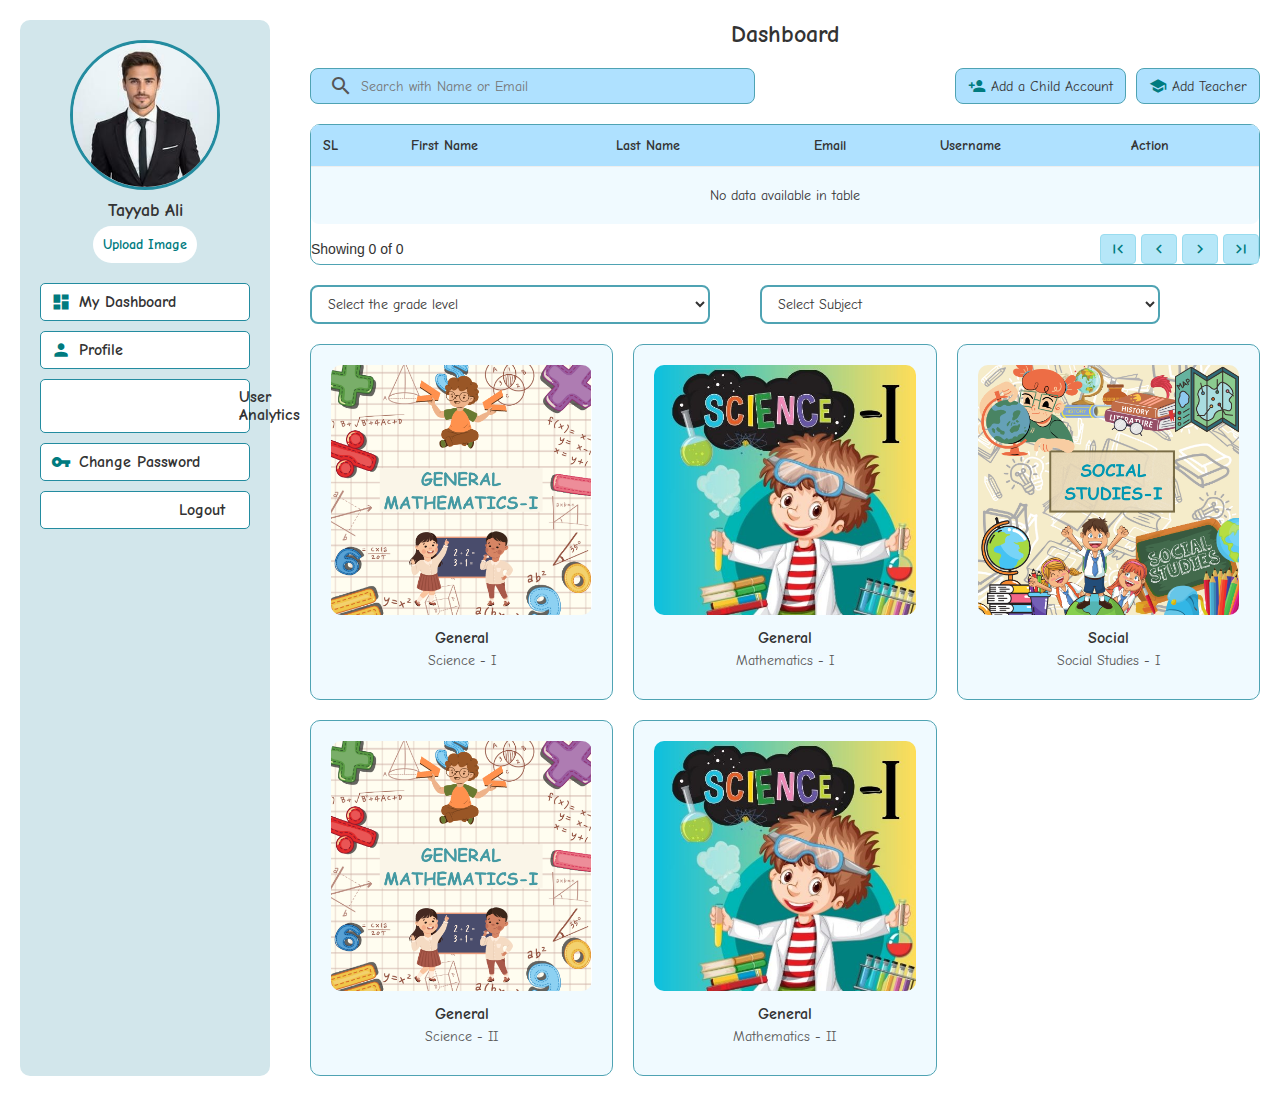
<file: index.html>
<!DOCTYPE html>
<html lang="en">
<head>
  <meta charset="UTF-8" />
  <meta name="viewport" content="width=device-width, initial-scale=1.0"/>
  <title>Teacher Dashboard</title>

  <link rel="stylesheet" href="Style.css">

  <!-- Google Material Icons -->
  <link
    href="https://fonts.googleapis.com/icon?family=Material+Icons"
    rel="stylesheet"
  />

  <!-- 1) IMPORT COMIC NEUE FONT -->
  <link
   rel="stylesheet"
   href="https://fonts.googleapis.com/css2?family=Comic+Neue:wght@400;700&display=swap"
  />
</head>
<body>

<div class="container" id="mainContainer">
  <!-- SIDEBAR -->
  <div class="sidebar" id="sidebar">
    <!-- Profile Image -->
    <img
      src="images/account profile dp.jpg"
      alt="Profile"
      class="profile-image"
    />
    <h2>Tayyab Ali</h2>
    <div class="upload-link">Upload Image</div>

    <!-- Navigation Menu -->
    <ul class="nav-menu">
      <li>
        <a href="#" id="myDashboardLink">
          <span class="material-icons">dashboard</span>
          My Dashboard
        </a>
      </li>
      <li>
        <a href="#">
          <span class="material-icons">person</span>
          Profile
        </a>
      </li>
      <li>
        <a href="#" id="userAnalyticsLink">
          <span class="material-icons">analytics</span>
          User Analytics
        </a>
      </li>
      <li>
        <a href="#">
          <span class="material-icons">vpn_key</span>
          Change Password
        </a>
      </li>
      <li>
        <a href="#">
          <span class="material-icons">logout</span>
          Logout
        </a>
      </li>
    </ul>
  </div>

  <!-- ==========================
       SINGLE HEADER (Unified)
       ========================== -->
  <!-- <header class="header">
    <div class="header-left">
      <button class="header-btn" id="homeBtn">
        <span class="material-icons">home</span> Home
      </button>
      
      <button class="header-btn" id="browseBtn">
        <span class="material-icons">apps</span> Browse
      </button>
    </div>

    <div class="header-right"> -->
      <!-- Profile Icon and Dropdown Menu -->
      <!-- <div class="profile-icon-container" id="profileDropdown">
        <img src="images/account profile dp.jpg" alt="Profile" class="profile-icon" />
        <div class="profile-name">My Account ▼</div> -->
        <!-- Dropdown Menu -->
        <!-- <div class="dropdown-menu" id="dropdownMenu">
          <a href="./index.html">
            <span class="material-icons">dashboard</span> My Dashboard
          </a>
          <a href="#">
            <span class="material-icons">settings</span> Settings
          </a>
        </div>
      </div>
    </div>
  </header> -->
  <!-- End of Single Header -->

  <!-- MAIN CONTENT (Dashboard) -->
  <div class="main-content" id="mainContent">
    <!-- DASHBOARD TITLE -->
    <h1>Dashboard</h1>

    <!-- TOP ROW: SEARCH + BUTTONS -->
    <div class="top-row">
      <div class="search-box">
        <span class="material-icons">search</span>
        <input type="text" placeholder="Search with Name or Email" />
      </div>

      <div class="top-btns">
        <button>
          <span class="material-icons">person_add</span>
          Add a Child Account
        </button>
        <button class="add-teacher-btn" id="openTeacherModalBtn">
          <span class="material-icons">school</span>
          Add Teacher
        </button>
      </div>
    </div>

    <!-- TABLE SECTION -->
    <div class="table-container">
      <table>
        <thead>
          <tr>
            <th>SL</th>
            <th>First Name</th>
            <th>Last Name</th>
            <th>Email</th>
            <th>Username</th>
            <th>Action</th>
          </tr>
        </thead>
        <tbody>
          <tr>
            <td colspan="6" class="no-data">No data available in table</td>
          </tr>
        </tbody>
      </table>

      <div class="table-footer">
        <div>Showing 0 of 0</div>
        <div class="pagination">
          <button>
            <span class="material-icons">first_page</span>
          </button>
          <button>
            <span class="material-icons">chevron_left</span>
          </button>
          <button>
            <span class="material-icons">chevron_right</span>
          </button>
          <button>
            <span class="material-icons">last_page</span>
          </button>
        </div>
      </div>
    </div>

    <!-- SELECT ROW -->
    <div class="select-row">
      <select>
        <option selected disabled>Select the grade level</option>
        <option>Grade 1</option>
        <option>Grade 2</option>
        <option>Grade 3</option>
        <option>Grade 4</option>
        <option>Grade 5</option>
      </select>
      <select>
        <option selected disabled>Select Subject</option>
        <option>General Science</option>
        <option>General Mathematics</option>
        <option>Social Studies</option>
        <option>Arts and Crafts</option>
        <option>Computer Science</option>
        <option>English Language Arts</option>
      </select>
    </div>

    <!-- CARDS SECTION -->
    <div class="cards-section">
      <!-- Grade 1 -->
      <div class="card">
        <img src="images/20240522080751_thumb.png" alt="Science" />
        <div class="card-content">
          <h3>General</h3>
          <p>Science - I</p>
        </div>
      </div>

      <!-- Grade 2 -->
      <div class="card">
        <img src="images/20240523142253_thumb.jpg" alt="Math" />
        <div class="card-content">
          <h3>General</h3>
          <p>Mathematics - I</p>
        </div>
      </div>

      <!-- Grade 3 -->
      <div class="card">
        <img src="images/20240817184356_thumb.png" alt="Social" />
        <div class="card-content">
          <h3>Social</h3>
          <p>Social Studies - I</p>
        </div>
      </div>

      <!-- Grade 4 -->
      <div class="card">
        <img src="images/20240522080751_thumb.png" alt="Science" />
        <div class="card-content">
          <h3>General</h3>
          <p>Science - II</p>
        </div>
      </div>

      <!-- Grade 5 -->
      <div class="card">
        <img src="images/20240523142253_thumb.jpg" alt="Math" />
        <div class="card-content">
          <h3>General</h3>
          <p>Mathematics - II</p>
        </div>
      </div>
    </div>
  </div>
  <!-- End mainContent -->


  <!-- Add Teacher Popup (Modal) -->
<div class="popup-overlay" id="teacherPopupOverlay">
  <div class="popup-content">
    <button class="close-btn" id="closeTeacherPopup">x</button>
    <h2 class="popup-title">Add Teacher</h2>
    <div class="popup-form-grid">
      <input type="text" placeholder="First Name" class="popup-input" />
      <input type="text" placeholder="Last Name" class="popup-input" />
      <input type="text" placeholder="User id" class="popup-input" />
      <input type="text" placeholder="Preferred language" class="popup-input" />
      <input type="email" placeholder="Email address" class="popup-input" />
      <input type="text" placeholder="Contact number" class="popup-input" />
      <select class="popup-input">
        <option selected disabled>Select the grade level</option>
        <option>Grade 1</option>
        <option>Grade 2</option>
        <option>Grade 3</option>
        <option>Grade 4</option>
        <option>Grade 5</option>
      </select>
      <select class="popup-input">
        <option selected disabled>Select Subject</option>
        <option>General Science</option>
        <option>General Mathematics</option>
        <option>Social Studies</option>
        <option>Arts and Crafts</option>
        <option>Computer Science</option>
        <option>English Language Arts</option>
      </select>
    </div>
    <button class="popup-save-btn">Save</button>
  </div>
</div>


  <!-- INTERFACE-I SECTION (Case-I) - HIDDEN BY DEFAULT -->
  <section class="interface-case1" id="analyticsContent" style="display: none;">

   <!-- (COMMENTING OUT DUPLICATE HEADER - KEEPING YOUR DATA) -->
    <header class="header">
      <div class="header-left">
        <button class="header-btn" id="homeBtn">
          <span class="material-icons">home</span> Home
        </button>
<button class="header-btn" id="browseBtn" onclick="window.location.href='./browse.html';">
  <span class="material-icons">apps</span> Browse
</button>
    
      </div>

      <div class="header-right">
        <div class="profile-icon-container" id="profileDropdown">
          <img src="images/account profile dp.jpg" alt="Profile" class="profile-icon" />
          <div class="profile-name">My Account ▼</div>
          <div class="dropdown-menu" id="dropdownMenu">
            <a href="./index.html">
              <span class="material-icons">dashboard</span> My Dashboard
            </a>
            <a href="#">
              <span class="material-icons">settings</span> Settings
            </a>
          </div>
        </div>
      </div>
    </header>
   
    
    <!-- GRADE ROWS CONTAINER -->
    <div class="grade-rows">
      <!-- Row 1 -->
      <div class="grade-row">
        <div class="grade-box grade1-bg">
          <h3>Elementary Grade 1</h3>
          <div class="grade-content">
            <img src="images/AHS First Layout.png" alt="Grade 1" class="grade-img" />
            <p>At AHSEdu.Org, first grade students focus on building foundational skills in reading, writing, and mathematics through hands-on learning.</p>
            <ul>
              <li>General Science - I <span>104 topics >></span></li>
              <li>General Mathematics - I <span>101 topics >></span></li>
              <li>Social Studies - I <span>98 topics >></span></li>
              <li>Arts and Crafts - I <span>77 topics >></span></li>
              <li>Computer Science - I <span>89 topics >></span></li>
              <li>English Language Arts - I <span>120 topics >></span></li>
            </ul>
          </div>
        </div>

        <!-- Grade 2 -->
        <div class="grade-box grade2-bg">
          <h3>Elementary Grade 2</h3>
          <div class="grade-content">
            <img src="images/AHS First Layout (1).png" alt="Grade 2" class="grade-img" />
            <p>At AHSEdu.Org, second graders continue to expand their knowledge in various subjects. Also, work on developing critical thinking and problem-solving skills.</p>
            <ul>
              <li>General Science - II <span>81 topics >></span></li>
              <li>General Mathematics - II <span>96 topics >></span></li>
              <li>Social Studies - II <span>75 topics >></span></li>
              <li>Arts and Crafts - II <span>60 topics >></span></li>
              <li>Computer Science - II <span>88 topics >></span></li>
              <li>English Language Arts - II <span>130 topics >></span></li>
            </ul>
          </div>
        </div>
      </div>

      <!-- Row 2 -->
      <div class="grade-row">
        <div class="grade-box grade3-bg">
          <h3>Elementary Grade 3</h3>
          <div class="grade-content">
            <img src="images/AHS First Layout (2).png" alt="Grade 3" class="grade-img" />
            <p>Third-grade students further refine their reading and writing skills, begin to explore more complex mathematical concepts, and learn about different cultures in social studies.</p>
            <ul>
              <li>General Science - III <span>101 topics >></span></li>
              <li>General Mathematics - III <span>99 topics >></span></li>
              <li>Social Studies - III <span>120 topics >></span></li>
              <li>Arts and Crafts - III <span>90 topics >></span></li>
              <li>Computer Science - III <span>74 topics >></span></li>
              <li>English Language Arts - III <span>220 topics >></span></li>
            </ul>
          </div>
        </div>

        <!-- Grade 4 -->
        <div class="grade-box grade4-bg">
          <h3>Elementary Grade 4</h3>
          <div class="grade-content">
            <img src="images/AHS First Layout (3).png" alt="Grade 4" class="grade-img" />
            <p>Fourth grade is a time for AHSEdu.Org students to deepen their understanding of science and history, and begin to work more independently on projects and assignments.</p>
            <ul>
              <li>General Science - IV <span>124 topics >></span></li>
              <li>General Mathematics - IV <span>113 topics >></span></li>
              <li>Social Studies - IV <span>87 topics >></span></li>
              <li>Arts and Crafts - IV <span>76 topics >></span></li>
              <li>Computer Science - IV <span>93 topics >></span></li>
              <li>English Language Arts - IV <span>136 topics >></span></li>
            </ul>
          </div>
        </div>
      </div>

      <!-- Row 3 -->
      <div class="grade-row center-row">
        <div class="grade-box grade5-bg">
          <h3>Elementary Grade 5</h3>
          <div class="grade-content">
            <img src="images/AHS First Layout (4).png" alt="Grade 5" class="grade-img" />
            <p>In fifth grade, students are challenged to think critically, work collaboratively, and demonstrate mastery of their skills in preparation for middle school.</p>
            <ul>
              <li>General Science - V <span>131 topics >></span></li>
              <li>General Mathematics - V <span>97 topics >></span></li>
              <li>Social Studies - V <span>106 topics >></span></li>
              <li>Arts and Crafts - V <span>82 topics >></span></li>
              <li>Computer Science - V <span>139 topics >></span></li>
              <li>English Language Arts - V <span>186 topics >></span></li>
            </ul>
          </div>
        </div>
      </div>
    </div>
  </section>
<script src="script.js"></script>

</body>
</html>
</file>
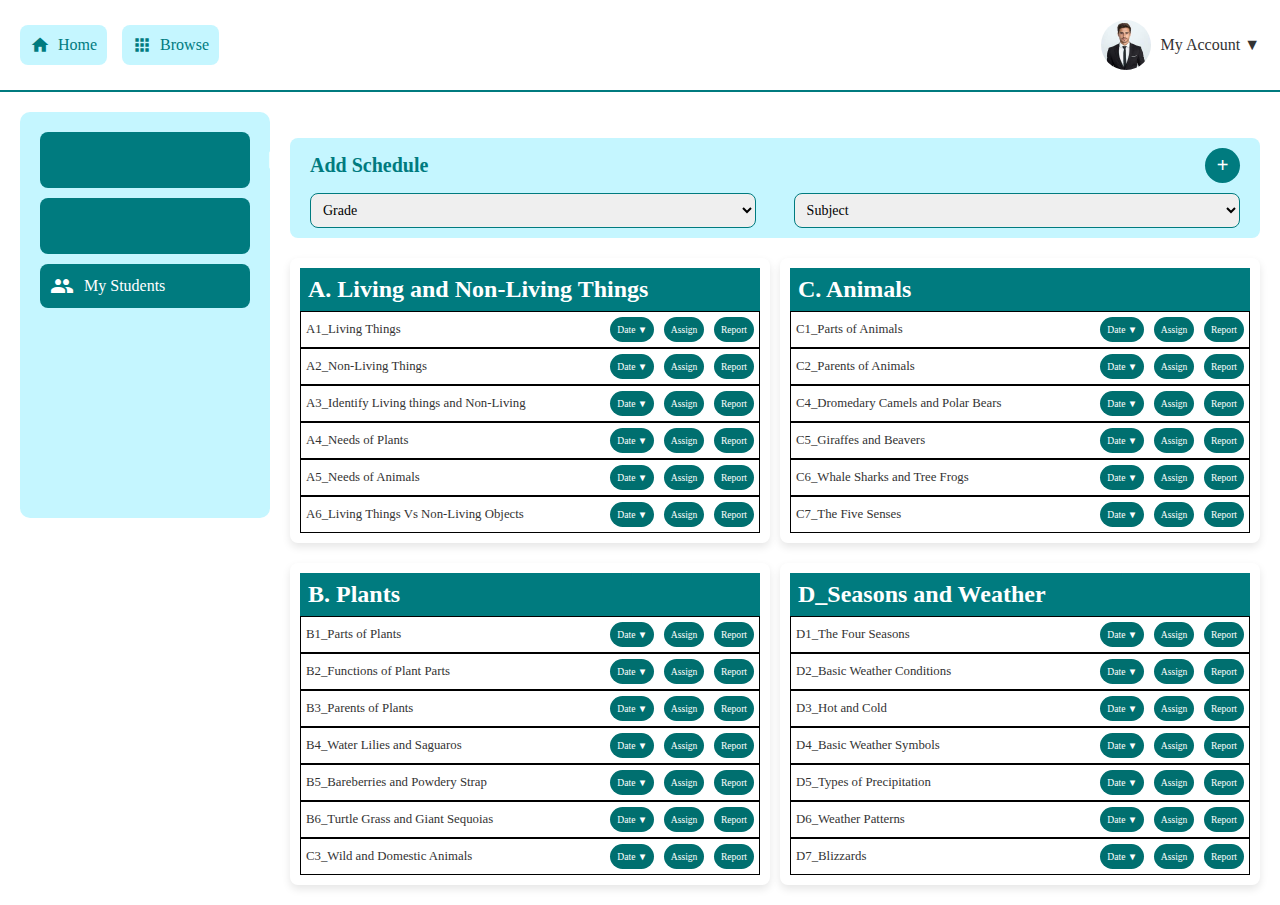
<file: Brows.html>
<!DOCTYPE html>
<html lang="en">
<head>
  <meta charset="UTF-8">
  <meta name="viewport" content="width=device-width, initial-scale=1.0">
  <title>Browse Page</title>
  <link rel="stylesheet" href="browse.css">
  <link href="https://fonts.googleapis.com/icon?family=Material+Icons" rel="stylesheet">
 
</head>
<body>
  <!-- Header Section -->
  <header class="header">
    <div class="header-left">
        <button class="header-btn" id="homeBtn" onclick="window.location.href='./index.html';">
            <span class="material-icons">home</span> Home
          </button>
      <button class="header-btn" id="browseBtn">
        <span class="material-icons">apps</span> Browse
      </button>
    </div>
    
    <div class="header-right">
      <!-- Profile Icon and Dropdown Menu -->
      <div class="profile-icon-container" id="profileDropdown">
        <img src="images/account profile dp.jpg" alt="Profile" class="profile-icon" />
        <div class="profile-name">My Account ▼</div>
        
        <!-- Dropdown Menu -->
        <div class="dropdown-menu" id="dropdownMenu">
          <a href="./index.html">
            <span class="material-icons">dashboard</span> My Dashboard
          </a>
          <a href="#">
            <span class="material-icons">settings</span> Settings
          </a>
        </div>
      </div>
    </div>
  </header>
  
  <button class="toggle-btn" onclick="toggleSidebar()">☰</button> 
  <!-- The button that appears on mobile to open/close the sidebar -->
  
  <div class="sidebar" id="sidebar">
    <div class="sidebar-item">
      <span class="material-icons">calendar_today</span>
      <span class="sidebar-item-text">Add Schedule</span>
    </div>
    <div class="sidebar-item">
      <span class="material-icons">bar_chart</span>
      <a class="grading-system-t" href="./Grading-system.html"><span class="sidebar-item-text">Grading System</span></a>
    </div>
    <a style="text-decoration: none;" href="./My students.html">
      <div class="sidebar-item">
        <span class="material-icons">people</span>
        <span class="sidebar-item-text">My Students</span>
      </div>
    </a>
  </div>

<!-- Main Content Area (Right Side) -->
<main class="right-section">
    <!-- Add Schedule Section -->
    <div class="add-schedule-section">
      
      <!-- Row 1: Title + Plus Icon -->
      <div class="title-plus">
        <h2 class="add-schedule-title">Add Schedule</h2>
        <button class="add-icon">+</button>
      </div>
  
      <!-- Row 2: Two Select Fields (50% each) -->
      <div class="filters-row">
        <select class="filter-dropdown">
          <option>Grade</option>
          <option>Grade 1</option>
          <option>Grade 2</option>
          <option>Grade 3</option>
        </select>
        <select class="filter-dropdown">
          <option>Subject</option>
          <option>General Science</option>
          <option>Mathematics</option>
          <option>Social Studies</option>
        </select>
      </div>
  
    </div>
  
  

    <div class="container">
      <div class="section" id="A">
          <h2 class="section-title">A. Living and Non-Living Things</h2>
          <div class="card">
              <div class="row">
                  <span>A1_Living Things</span>
                  <div class="buttons">
                      <button class="due-btn">Date ▼</button>
                      <button class="open-btn" onclick="openModal()">Assign</button>
                      <button class="report-btn" onclick="window.location.href='./Report.html';">Report</button>
                  </div>
              </div>
              <div class="row">
                  <span>A2_Non-Living Things</span>
                  <div class="buttons">
                      <button class="due-btn">Date ▼</button>
                      <button class="open-btn" onclick="openModal()">Assign</button>
                      <button class="report-btn" onclick="window.location.href='./Report.html';">Report</button>
                  </div>
              </div>
              <div class="row">
                  <span>A3_Identify Living things and Non-Living</span>
                  <div class="buttons">
                      <button class="due-btn">Date ▼</button>
                      <button class="open-btn" onclick="openModal()">Assign</button>
                      <button class="report-btn" onclick="window.location.href='./Report.html';">Report</button>
                  </div>
              </div>
              <div class="row">
                  <span>A4_Needs of Plants</span>
                  <div class="buttons">
                      <button class="due-btn">Date ▼</button>
                      <button class="open-btn" onclick="openModal()">Assign</button>
                      <button class="report-btn" onclick="window.location.href='./Report.html';">Report</button>
                  </div>
              </div>
              <div class="row">
                  <span>A5_Needs of Animals</span>
                  <div class="buttons">
                      <button class="due-btn">Date ▼</button>
                      <button class="open-btn" onclick="openModal()">Assign</button>
                      <button class="report-btn" onclick="window.location.href='./Report.html';">Report</button>
                  </div>
              </div>
              <div class="row">
                  <span>A6_Living Things Vs Non-Living Objects</span>
                  <div class="buttons">
                      <button class="due-btn">Date ▼</button>
                      <button class="open-btn" onclick="openModal()">Assign</button>
                      <button class="report-btn" onclick="window.location.href='./Report.html';">Report</button>
                  </div>
              </div>
          </div>
          
      </div>

      

      <!-- Repeat the same structure for sections B, C, D -->
      <!-- B: Plants -->
      <div class="section" id="B">
          <h2 class="section-title">C. Animals</h2>
          <div class="card">
              <div class="row">
                  <span>C1_Parts of Animals</span>
                  <div class="buttons">
                      <button class="due-btn">Date ▼</button>
                      <button class="open-btn" onclick="openModal()">Assign</button>
                      <button class="report-btn" onclick="window.location.href='./Report.html';">Report</button>
                  </div>
              </div>
              <div class="row">
                  <span>C2_Parents of Animals</span>
                  <div class="buttons">
                      <button class="due-btn">Date ▼</button>
                      <button class="open-btn" onclick="openModal()">Assign</button>
                      <button class="report-btn" onclick="window.location.href='./Report.html';">Report</button>
                  </div>
              </div>
              <div class="row">
                  <span>C4_Dromedary Camels and Polar Bears</span>
                  <div class="buttons">
                      <button class="due-btn">Date ▼</button>
                      <button class="open-btn" onclick="openModal()">Assign</button>
                      <button class="report-btn" onclick="window.location.href='./Report.html';">Report</button>
                  </div>
              </div>
              <div class="row">
                  <span>C5_Giraffes and Beavers</span>
                  <div class="buttons">
                      <button class="due-btn">Date ▼</button>
                      <button class="open-btn" onclick="openModal()">Assign</button>
                      <button class="report-btn" onclick="window.location.href='./Report.html';">Report</button>
                  </div>
              </div>
              <div class="row">
                  <span>C6_Whale Sharks and Tree Frogs</span>
                  <div class="buttons">
                      <button class="due-btn">Date ▼</button>
                      <button class="open-btn" onclick="openModal()">Assign</button>
                      <button class="report-btn" onclick="window.location.href='./Report.html';">Report</button>
                  </div>
              </div>
              <div class="row">
                  <span>C7_The Five Senses</span>
                  <div class="buttons">
                      <button class="due-btn">Date ▼</button>
                      <button class="open-btn" onclick="openModal()">Assign</button>
                      <button class="report-btn" onclick="window.location.href='./Report.html';">Report</button>
                  </div>
              </div>
              </div>
          </div>
      </div>

      <!-- Repeat similarly for Sections C and D -->
  </div>
  <div class="container">
    <div class="section" id="A">
        <h2 class="section-title">B. Plants</h2>
        <div class="card">
            <div class="row">
                <span>B1_Parts of Plants</span>
                <div class="buttons">
                    <button class="due-btn">Date ▼</button>
                    <button class="open-btn" onclick="openModal()">Assign</button>
                    <button class="report-btn" onclick="window.location.href='./Report.html';">Report</button>
                </div>
            </div>
            <div class="row">
                <span>B2_Functions of Plant Parts</span>
                <div class="buttons">
                    <button class="due-btn">Date ▼</button>
                    <button class="open-btn" onclick="openModal()">Assign</button>
                    <button class="report-btn" onclick="window.location.href='./Report.html';">Report</button>
                </div>
            </div>
            <div class="row">
                <span>B3_Parents of Plants</span>
                <div class="buttons">
                    <button class="due-btn">Date ▼</button>
                    <button class="open-btn" onclick="openModal()">Assign</button>
                    <button class="report-btn" onclick="window.location.href='./Report.html';">Report</button>
                </div>
            </div>
            <div class="row">
                <span>B4_Water Lilies and Saguaros</span>
                <div class="buttons">
                    <button class="due-btn">Date ▼</button>
                    <button class="open-btn" onclick="openModal()">Assign</button>
                    <button class="report-btn" onclick="window.location.href='./Report.html';">Report</button>
                </div>
            </div>
            <div class="row">
                <span>B5_Bareberries and Powdery Strap</span>
                <div class="buttons">
                    <button class="due-btn">Date ▼</button>
                    <button class="open-btn" onclick="openModal()">Assign</button>
                    <button class="report-btn" onclick="window.location.href='./Report.html';">Report</button>
                </div>
            </div>
            <div class="row">
                <span>B6_Turtle Grass and Giant Sequoias</span>
                <div class="buttons">
                    <button class="due-btn">Date ▼</button>
                    <button class="open-btn" onclick="openModal()">Assign</button>
                    <button class="report-btn" onclick="window.location.href='./Report.html';">Report</button>
                </div>
            </div>
            <div class="row">
              <span>C3_Wild and Domestic Animals</span>
              <div class="buttons">
                  <button class="due-btn">Date ▼</button>
                  <button class="open-btn" onclick="openModal()">Assign</button>
                  <button class="report-btn" onclick="window.location.href='./Report.html';">Report</button>
                </div>
          </div>
        </div>
    </div>
    <div class="section" id="B">
      <h2 class="section-title">D_Seasons and Weather
      </h2>
      <div class="card">
          <div class="row">
              <span>D1_The Four Seasons</span>
              <div class="buttons">
                  <button class="due-btn">Date ▼</button>
                  <button class="open-btn" onclick="openModal()">Assign</button>
                  <button class="report-btn" onclick="window.location.href='./Report.html';">Report</button>
                </div>
          </div>
          <div class="row">
              <span>D2_Basic Weather Conditions</span>
              <div class="buttons">
                  <button class="due-btn">Date ▼</button>
                  <button class="open-btn" onclick="openModal()">Assign</button>
                  <button class="report-btn" onclick="window.location.href='./Report.html';">Report</button>
                </div>
          </div>
          <div class="row">
              <span>D3_Hot and Cold</span>
              <div class="buttons">
                  <button class="due-btn">Date ▼</button>
                  <button class="open-btn" onclick="openModal()">Assign</button>
                  <button class="report-btn" onclick="window.location.href='./Report.html';">Report</button>
                </div>
          </div>
          <div class="row">
              <span>D4_Basic Weather Symbols</span>
              <div class="buttons">
                  <button class="due-btn">Date ▼</button>
                  <button class="open-btn" onclick="openModal()">Assign</button>
                  <button class="report-btn" onclick="window.location.href='./Report.html';">Report</button>
                </div>
          </div>
          <div class="row">
              <span>D5_Types of Precipitation</span>
              <div class="buttons">
                  <button class="due-btn">Date ▼</button>
                  <button class="open-btn" onclick="openModal()">Assign</button>
                  <button class="report-btn" onclick="window.location.href='./Report.html';">Report</button>
                </div>
          </div>
          <div class="row">
              <span>D6_Weather Patterns</span>
              <div class="buttons">
                  <button class="due-btn">Date ▼</button>
                  <button class="open-btn" onclick="openModal()">Assign</button>
                  <button class="report-btn" onclick="window.location.href='./Report.html';">Report</button>
                </div>
          </div>
          <div class="row">
              <span>D7_Blizzards</span>
              <div class="buttons">
                  <button class="due-btn">Date ▼</button>
                  <button class="open-btn" onclick="openModal()">Assign</button>
                  <button class="report-btn" onclick="window.location.href='./Report.html';">Report</button>
                </div>
          </div>
      </div>
  </div>
 
  <!-- Calendar Popup (no Bootstrap) -->
  <div id="dueDateModal" class="calendar-modal">
    <div class="calendar-modal-content">
      <!-- Header with Month/Year -->
      <div class="calendar-header">
        <h2 class="calendar-month-year">February 2025</h2>
        <!-- Red circular close button -->
        <button type="button" class="calendar-close-btn" aria-label="Close">×</button>
      </div>  
        
  </main>

 <!-- The Modal -->
 <div id="studentModal" class="modal">
    <div class="modal-content">
        <span class="close-btn" onclick="closeModal()">×</span>
        <h2 class="modal-title">Select Students</h2>
        <div class="select-all">
            <label for="selectAll">Select All</label>
            <input type="checkbox" id="selectAll" onclick="toggleSelectAll()">
        </div>
        <div class="student-list">
            <div class="student">
                <img src="demo student profile images/student 1.jpg" alt="Curio, Mario">
                <span>Curio, Mario</span>
                <input type="checkbox">
            </div>
            <div class="student">
                <img src="demo student profile images/student 2.jpg" alt="Einstein, Albert">
                <span>Einstein, Albert</span>
                <input type="checkbox">
            </div>
            <div class="student">
                <img src="demo student profile images/student 3.jpg" alt="Hawking, Stophon">
                <span>Hawking, Stophon</span>
                <input type="checkbox">
            </div>
            <div class="student">
                <img src="demo student profile images/student 4.jpg" alt="Jamison, Mao">
                <span>Jamison, Mao</span>
                <input type="checkbox">
            </div>
            <div class="student">
                <img src="demo student profile images/student 1.jpg" alt="Johnson, Katherine">
                <span>Johnson, Katherine</span>
                <input type="checkbox">
            </div>
            <div class="student">
                <img src="demo student profile images/student 2.jpg" alt="Maynard Daly, Mario">
                <span>Maynard Daly, Mario</span>
                <input type="checkbox">
            </div>
            <div class="student">
                <img src="demo student profile images/student 3.jpg" alt="Newton, Isaac">
                <span>Newton, Isaac</span>
                <input type="checkbox">
            </div>
            <div class="student">
                <img src="demo student profile images/student 4.jpg" alt="Sagan, Cari">
                <span>Sagan, Cari</span>
                <input type="checkbox">
            </div>
        </div>
        <button class="save-btn" onclick="saveSelection()">Save</button>
    </div>
</div>


  <script src="browse.js"></script>
</body>
</html>
</file>
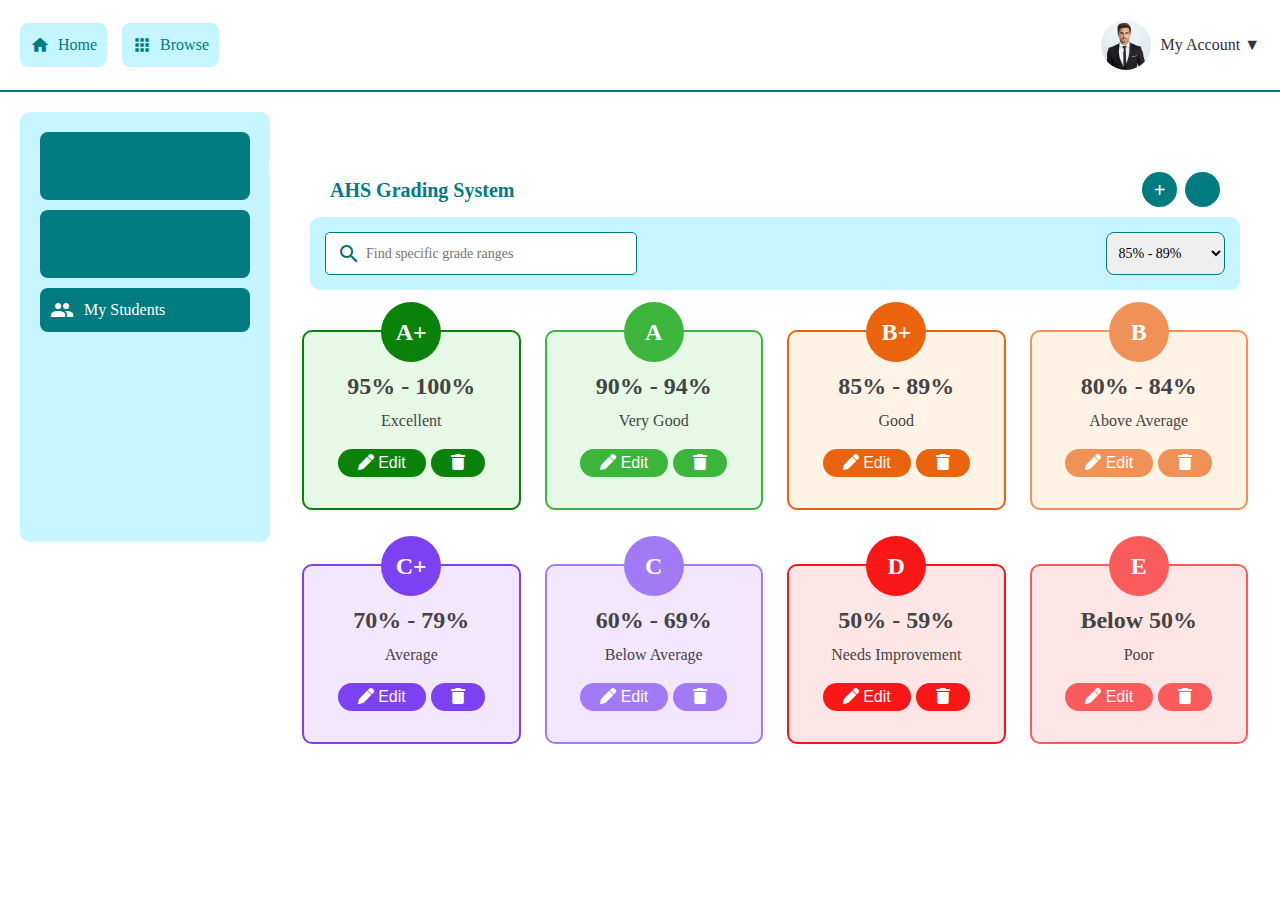
<file: Grading-system.html>
<!DOCTYPE html>
<html lang="en">
<head>
    <meta charset="UTF-8">
    <meta name="viewport" content="width=device-width, initial-scale=1.0">
    <title>Grading System</title>
    <link rel="stylesheet" href="Grading-system.css">
  <link href="https://fonts.googleapis.com/icon?family=Material+Icons" rel="stylesheet">

  <link href="https://cdn.jsdelivr.net/npm/bootstrap@5.3.0/dist/css/bootstrap.min.css" rel="stylesheet">
    <link rel="stylesheet" href="https://cdnjs.cloudflare.com/ajax/libs/font-awesome/6.4.2/css/all.min.css"> <!-- Font Awesome CDN -->

</head>
<body>
    <!-- Header Section -->
  <header class="header">
    <div class="header-left">
        <button class="header-btn" id="homeBtn" onclick="window.location.href='./index.html';">
            <span class="material-icons">home</span> Home
          </button>
      <button class="header-btn" id="browseBtn">
        <span class="material-icons">apps</span> Browse
      </button>
    </div>
    
    <div class="header-right">
      <!-- Profile Icon and Dropdown Menu -->
      <div class="profile-icon-container" id="profileDropdown">
        <img src="images/account profile dp.jpg" alt="Profile" class="profile-icon" />
        <div class="profile-name">My Account ▼</div>
        
        <!-- Dropdown Menu -->
        <div class="dropdown-menu" id="dropdownMenu">
          <a href="./index.html">
            <span class="material-icons">dashboard</span> My Dashboard
          </a>
          <a href="#">
            <span class="material-icons">settings</span> Settings
          </a>
        </div>
      </div>
    </div>
  </header>
  
  <button class="toggle-btn" onclick="toggleSidebar()">☰</button> 
  <!-- The button that appears on mobile to open/close the sidebar -->
  
  <div class="sidebar" id="sidebar">
    <div class="sidebar-item">
      <span class="material-icons">calendar_today</span>
      <a class="add-schedule-t" href="Brows.html"><span class="sidebar-item-text">Add Schedule</span></a>
    </div>
    <div class="sidebar-item">
      <span class="material-icons">bar_chart</span>
      <span class="sidebar-item-text">Grading System</span>
    </div>
    <a style="text-decoration: none;" href="./My students.html">
      <div class="sidebar-item">
        <span class="material-icons">people</span>
        <span class="sidebar-item-text">My Students</span>
      </div>
    </a>
  </div>

  <!-- Main Content Area (Right Side) -->
<main class="right-section">
    <!-- Add Schedule Section -->
    <div class="add-schedule-section">
      
      <!-- Row 1: Title + Plus Icon -->
      <div class="title-plus">
        <h2 class="add-schedule-title">AHS Grading System</h2>
        <div class="add-schedule-button">
        <button  class="add-icon" data-bs-toggle="modal" data-bs-target="#addGradeModal">+</button>
        <button  class="add-icon"><span class="material-icons">download</span></button>
    </div>
      </div>
  
      <!-- Row 2: Two Select Fields (50% each) -->
      <div class="filters-row">

         <div class="search-container">
    <span class="material-icons search-icon">search</span>
    <input type="text" placeholder="Find specific grade ranges" class="search-input" />
</div>


        <select class="filter-dropdown">
          <option>85% - 89%</option>
          <option>95% - 100%</option>
          <option>90% - 94%</option>
          <option>85% - 89%</option>
          <option>80% - 84%</option>
        </select>
      </div>
  
    </div>

    
    <div class="container">
        <div class="row g-4 techear-grading-gading-list">
    
            <!-- A+ -->
            <div class="col-md-3">
                <div class="techear-grading-card techear-grading-card-a-plus">
                    <div class="techear-grading-circle techear-grading-circle-a-plus">A+</div>
                    <h4 class="techear-grading-score">95% - 100%</h4>
                    <p class="techear-grading-text">Excellent</p>
                    <div class="techear-grading-buttons">
                        <button class="btn-techear-grading-btn-a-plus" data-bs-toggle="modal" data-bs-target="#gradingModal"><i class="fa-solid fa-pen"></i > Edit</button>
                        <button class="btn-techear-grading-btn-a-plus"><i class="fa-solid fa-trash"></i></button>
                    </div>
                </div>
            </div>
    
            <!-- A -->
            <div class="col-md-3">
                <div class="techear-grading-card techear-grading-card-a">
                    <div class="techear-grading-circle techear-grading-circle-a">A</div>
                    <h4 class="techear-grading-score">90% - 94%</h4>
                    <p class="techear-grading-text">Very Good</p>
                    <div class="techear-grading-buttons">
                        <button class="btn-techear-grading-btn-a" data-bs-toggle="modal" data-bs-target="#gradingModal"><i class="fa-solid fa-pen"></i> Edit</button>
                        <button class="btn-techear-grading-btn-a"><i class="fa-solid fa-trash"></i></button>
                    </div>
                </div>
            </div>
    
            <!-- B+ -->
            <div class="col-md-3">
                <div class="techear-grading-card techear-grading-card-b-plus">
                    <div class="techear-grading-circle techear-grading-circle-b-plus">B+</div>
                    <h4 class="techear-grading-score">85% - 89%</h4>
                    <p class="techear-grading-text">Good</p>
                    <div class="techear-grading-buttons">
                        <button class="btn-techear-grading-btn-b-plus" data-bs-toggle="modal" data-bs-target="#gradingModal"><i class="fa-solid fa-pen"></i> Edit</button>
                        <button class="btn-techear-grading-btn-b-plus"><i class="fa-solid fa-trash"></i></button>
                    </div>
                </div>
            </div>
    
            <!-- B -->
            <div class="col-md-3">
                <div class="techear-grading-card techear-grading-card-b">
                    <div class="techear-grading-circle techear-grading-circle-b">B</div>
                    <h4 class="techear-grading-score">80% - 84%</h4>
                    <p class="techear-grading-text">Above Average</p>
                    <div class="techear-grading-buttons">
                        <button class="btn-techear-grading-btn-b" data-bs-toggle="modal" data-bs-target="#gradingModal"><i class="fa-solid fa-pen"></i> Edit</button>
                        <button class="btn-techear-grading-btn-b"><i class="fa-solid fa-trash"></i></button>
                    </div>
                </div>
            </div>

                    <!-- C+ -->
        <div class="col-md-3">
            <div class="techear-grading-card techear-grading-card-c-plus">
                <div class="techear-grading-circle techear-grading-circle-c-plus">C+</div>
                <h4 class="techear-grading-score">70% - 79%</h4>
                <p class="techear-grading-text">Average</p>
                <div class="techear-grading-buttons">
                    <button class="btn-techear-grading-btn-c-plus" data-bs-toggle="modal" data-bs-target="#gradingModal"><i class="fa-solid fa-pen"></i> Edit</button>
                    <button class="btn-techear-grading-btn-c-plus"><i class="fa-solid fa-trash"></i></button>
                </div>
            </div>
        </div>

        <!-- C -->
        <div class="col-md-3">
            <div class="techear-grading-card techear-grading-card-c">
                <div class="techear-grading-circle techear-grading-circle-c">C</div>
                <h4 class="techear-grading-score">60% - 69%</h4>
                <p class="techear-grading-text">Below Average</p>
                <div class="techear-grading-buttons">
                    <button class="btn-techear-grading-btn-c" data-bs-toggle="modal" data-bs-target="#gradingModal"><i class="fa-solid fa-pen"></i> Edit</button>
                    <button class="btn-techear-grading-btn-c"><i class="fa-solid fa-trash"></i></button>
                </div>
            </div>
        </div>

        <!-- D -->
        <div class="col-md-3">
            <div class="techear-grading-card techear-grading-card-d">
                <div class="techear-grading-circle techear-grading-circle-d">D</div>
                <h4 class="techear-grading-score">50% - 59%</h4>
                <p class="techear-grading-text">Needs Improvement</p>
                <div class="techear-grading-buttons">
                    <button class="btn-techear-grading-btn-d" data-bs-toggle="modal" data-bs-target="#gradingModal"><i class="fa-solid fa-pen"></i> Edit</button>
                    <button class="btn-techear-grading-btn-d"><i class="fa-solid fa-trash"></i></button>
                </div>
            </div>
        </div>

        <!-- E -->
        <div class="col-md-3">
            <div class="techear-grading-card techear-grading-card-e">
                <div class="techear-grading-circle techear-grading-circle-e">E</div>
                <h4 class="techear-grading-score">Below 50%</h4>
                <p class="techear-grading-text">Poor</p>
                <div class="techear-grading-buttons">
                    <button class="btn-techear-grading-btn-e" data-bs-toggle="modal" data-bs-target="#gradingModal"><i class="fa-solid fa-pen"></i> Edit</button>
                    <button class="btn-techear-grading-btn-e"><i class="fa-solid fa-trash"></i></button>
                </div>
            </div>
        </div>

    </div>
</div>

    
        </div>
    </div>



    <div class="modal fade techear-grading-modal" id="gradingModal" tabindex="-1" aria-hidden="true">
      <div class="modal-dialog modal-dialog-centered">
          <div class="modal-content">
              <div class="modal-header">
                  <h5 class="modal-title">Edit A+</h5>
                  <div class="reset-icon">&#x21bb; <span class="reset-text">Reset to Default</span> </div>
                  <button type="button" class="btn-close" data-bs-dismiss="modal" aria-label="Close"></button>
              </div>
              <div class="modal-body">
                  <input type="text" class="form-control mb-2" placeholder="A+">
                  <div class="d-flex gap-2">
                      <div class="percentage-wrapper flex-grow-1">
                          <input type="number" class="form-control" placeholder="95"> <span>%</span>
                      </div>
                      <div class="percentage-wrapper flex-grow-1">
                          <input type="number" class="form-control" placeholder="100"> <span>%</span>
                      </div>
                  </div>
                  <input type="text" class="form-control mt-2" placeholder="Excellent">
              </div>
              <div class="modal-footer justify-content-center">
                  <button type="button" class="save-btn">Save & Apply</button>
              </div>
          </div>
      </div>
  </div>
</main>

<!-- Add New Grade Modal -->
<div class="modal fade techear-grading-modal" id="addGradeModal" tabindex="-1">
  <div class="modal-dialog modal-dialog-centered">
      <div class="modal-content">
          <div class="modal-header">
              <h5 class="modal-title">Add New Grade</h5>
              <button type="button" class="btn-close" data-bs-dismiss="modal"></button>
          </div>
          <div class="modal-body">
              <div class="mb-3">
                  <input type="text" 
                         class="form-control techear-grading-input" 
                         placeholder="Grade Name">
              </div>
              
              <div class="d-flex gap-3 mb-3">
                  <div class="techear-grading-percentage-wrapper flex-grow-1">
                      <input type="number" 
                             class="form-control techear-grading-input" 
                             placeholder="Percentage From">
                      <span>%</span>
                  </div>
                  
                  <div class="techear-grading-percentage-wrapper flex-grow-1">
                      <input type="number" 
                             class="form-control techear-grading-input" 
                             placeholder="Percentage To">
                      <span>%</span>
                  </div>
              </div>
              
              <div class="mb-3">
                  <input type="text" 
                         class="form-control techear-grading-input" 
                         placeholder="Performance Description e.g., Below Expectations">
              </div>
          </div>
          <div class="modal-footer justify-content-center py-3">
              <button type="button" class="btn techear-grading-save-btn">Save</button>
          </div>
      </div>
  </div>
</div>
<script src="https://cdn.jsdelivr.net/npm/bootstrap@5.3.0/dist/js/bootstrap.bundle.min.js"></script>
  <script src="Grading-ystem.js"></script>
</body>
</html>
</file>
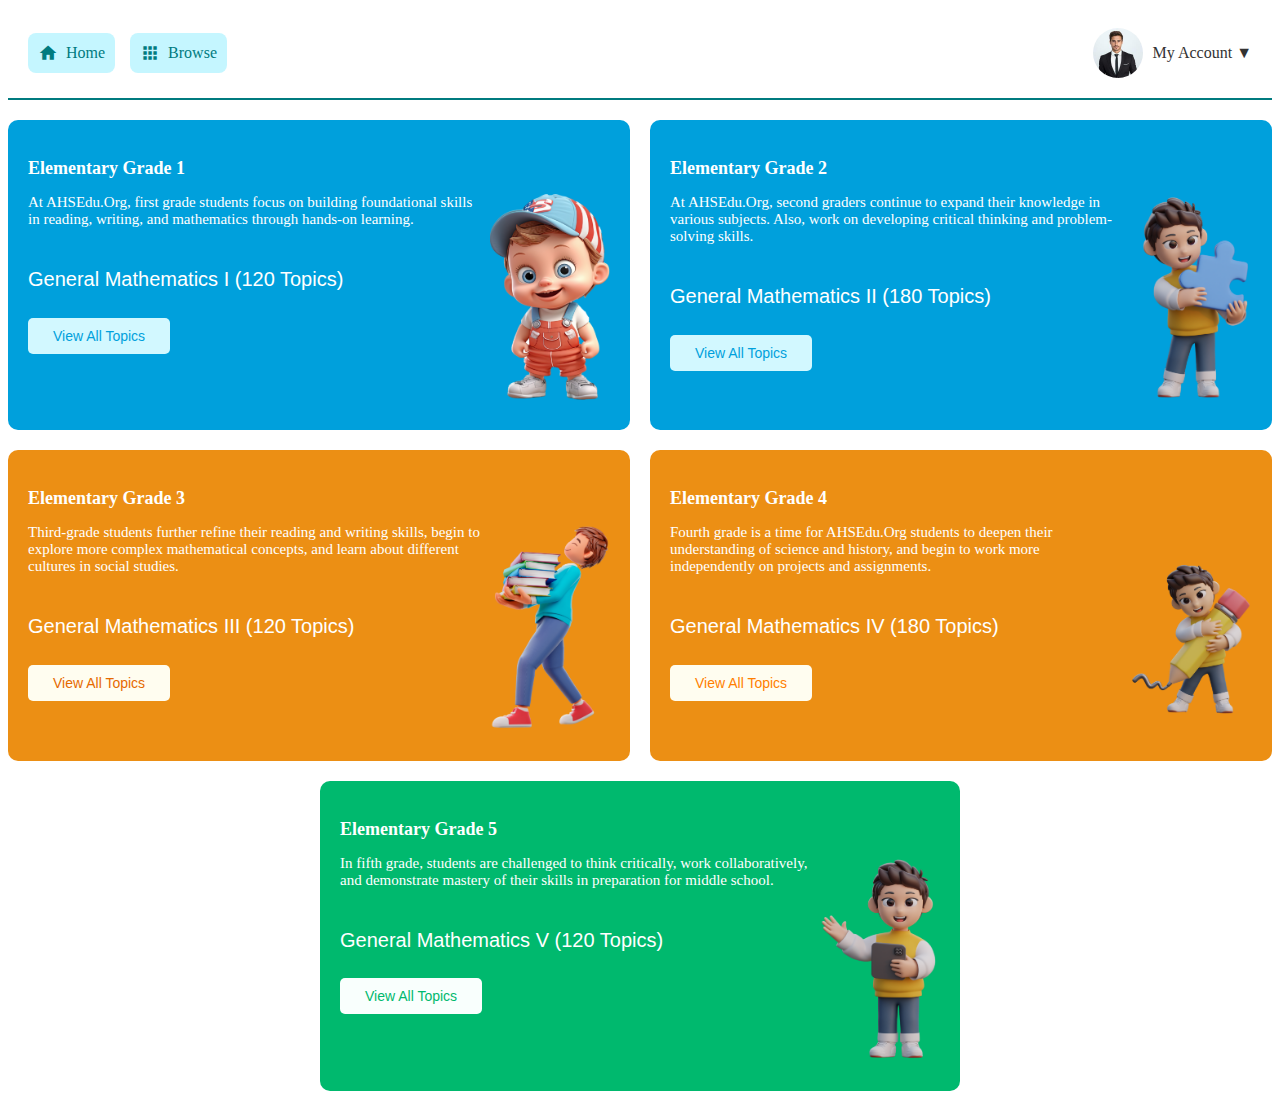
<file: Home.html>
<!DOCTYPE html>
<html lang="en">
<head>
    <meta charset="UTF-8">
    <meta name="viewport" content="width=device-width, initial-scale=1.0">
    <title>Home Interface-II</title>
    <link rel="stylesheet" href="Home.css">
    <link href="https://fonts.googleapis.com/icon?family=Material+Icons" rel="stylesheet">

</head>
<body>
    <!-- Header Section -->
  <header class="header">
    <div class="header-left">
        <button class="header-btn" id="homeBtn" onclick="window.location.href='./index.html';">
            <span class="material-icons">home</span> Home
          </button>
      <button class="header-btn" id="browseBtn">
        <span class="material-icons">apps</span> Browse
      </button>
    </div>
    
    <div class="header-right">
      <!-- Profile Icon and Dropdown Menu -->
      <div class="profile-icon-container" id="profileDropdown">
        <img src="images/account profile dp.jpg" alt="Profile" class="profile-icon" />
        <div class="profile-name">My Account ▼</div>
        
        <!-- Dropdown Menu -->
        <div class="dropdown-menu" id="dropdownMenu">
          <a href="./index.html">
            <span class="material-icons">dashboard</span> My Dashboard
          </a>
          <a href="#">
            <span class="material-icons">settings</span> Settings
          </a>
        </div>
      </div>
    </div>
  </header>
  <div class="grade-rows">
    <!-- Row 1 -->
    <div class="grade-row">
      <div class="grade-box grade1-bg">
        <h3>Elementary Grade 1</h3>
        <div class="grade-content">
          <img src="images/AHS First Layout.png" alt="Grade 1" class="grade-img" />
          <p>At AHSEdu.Org, first grade students focus on building foundational skills in reading, writing, and mathematics through hands-on learning.</p>
          <!-- Title and button replacing list -->
          <h4>General Mathematics I (120 Topics)</h4>
          <a href="#" class="view-all-btn-r1">View All Topics</a>
        </div>
      </div>
  
      <!-- Grade 2 -->
      <div class="grade-box grade2-bg">
        <h3>Elementary Grade 2</h3>
        <div class="grade-content">
          <img src="images/AHS First Layout (1).png" alt="Grade 2" class="grade-img" />
          <p>At AHSEdu.Org, second graders continue to expand their knowledge in various subjects. Also, work on developing critical thinking and problem-solving skills.</p>
          <!-- Title and button replacing list -->
          <h4>General Mathematics II (180 Topics)</h4>
          <a href="#" class="view-all-btn-r2">View All Topics</a>
        </div>
      </div>
    </div>
  
    <!-- Row 2 -->
    <div class="grade-row">
      <div class="grade-box grade3-bg">
        <h3>Elementary Grade 3</h3>
        <div class="grade-content">
          <img src="images/AHS First Layout (2).png" alt="Grade 3" class="grade-img" />
          <p>Third-grade students further refine their reading and writing skills, begin to explore more complex mathematical concepts, and learn about different cultures in social studies.</p>
          <!-- Title and button replacing list -->
          <h4>General Mathematics III (120 Topics)</h4>
          <a href="#" class="view-all-btn-r3">View All Topics</a>
        </div>
      </div>
  
      <!-- Grade 4 -->
      <div class="grade-box grade4-bg">
        <h3>Elementary Grade 4</h3>
        <div class="grade-content">
          <img src="images/AHS First Layout (3).png" alt="Grade 4" class="grade-img" />
          <p>Fourth grade is a time for AHSEdu.Org students to deepen their understanding of science and history, and begin to work more independently on projects and assignments.</p>
          <!-- Title and button replacing list -->
          <h4>General Mathematics IV (180 Topics)</h4>
          <a href="#" class="view-all-btn-r4">View All Topics</a>
        </div>
      </div>
    </div>
  
    <!-- Row 3 -->
    <div class="grade-row center-row">
      <div class="grade-box grade5-bg">
        <h3>Elementary Grade 5</h3>
        <div class="grade-content">
          <img src="images/AHS First Layout (4).png" alt="Grade 5" class="grade-img" />
          <p>In fifth grade, students are challenged to think critically, work collaboratively, and demonstrate mastery of their skills in preparation for middle school.</p>
          <!-- Title and button replacing list -->
          <h4>General Mathematics V (120 Topics)</h4>
          <a href="#" class="view-all-btn-r5">View All Topics</a>
        </div>
      </div>
    </div>
  </div>
  


  <script src="Home.js"></script>
</body>
</html>
</file>
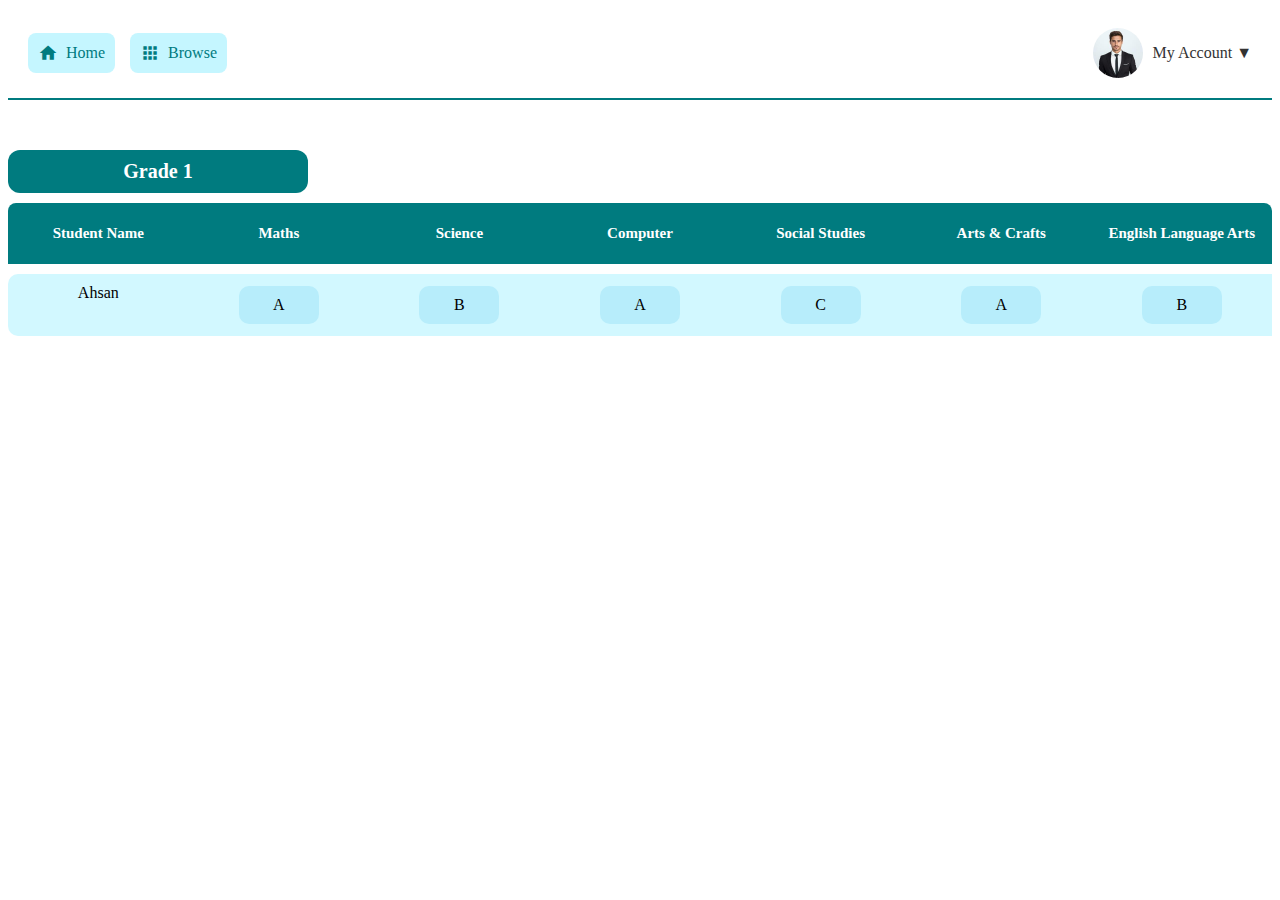
<file: My students.html>
<!DOCTYPE html>
<html lang="en">
<head>
    <meta charset="UTF-8">
    <meta name="viewport" content="width=device-width, initial-scale=1.0">
    <title>Document</title>
    <link rel="stylesheet" href="My students.css">
    <link href="https://fonts.googleapis.com/icon?family=Material+Icons" rel="stylesheet">
</head>
<body>
    <!-- Header Section -->
    <header class="header">
        <div class="header-left">
            <button class="header-btn" id="homeBtn" onclick="window.location.href='./index.html';">
                <span class="material-icons">home</span> Home
            </button>
            <button class="header-btn" id="browseBtn">
               <a class="link-brows" href="./brows.html"><span class="material-icons">apps</span> Browse</a> 
            </button>
        </div>
        
        <div class="header-right">
            <!-- Profile Icon and Dropdown Menu -->
            <div class="profile-icon-container" id="profileDropdown">
                <img src="images/account profile dp.jpg" alt="Profile" class="profile-icon" />
                <div class="profile-name">My Account ▼</div>
                
                <!-- Dropdown Menu -->
                <div class="dropdown-menu" id="dropdownMenu">
                    <a href="./index.html">
                        <span class="material-icons">dashboard</span> My Dashboard
                    </a>
                    <a href="#">
                        <span class="material-icons">settings</span> Settings
                    </a>
                </div>
            </div>
        </div>
    </header>
    
    <div class="container">
        <div class="container">
            <div>
                <button class="tab">Grade 1</button>
            </div>
        
            <div class="table-container">
                <!-- Table Header as div -->
                <div class="table-header">
                    <div>Student Name</div>
                    <div>Maths</div>
                    <div>Science</div>
                    <div>Computer</div>
                    <div>Social Studies</div>
                    <div>Arts & Crafts</div>
                    <div>English Language Arts</div>
                </div>
        
                <!-- Student Rows as divs -->
                <div class="student-row">
                    <div class="buttons-a">Ahsan</div>
                    <div><button class="button A" onclick="toggleAccordion('accordion-1')">A</button></div>
                    <div><button class="button B" onclick="toggleAccordion('accordion-2')">B</button></div>
                    <div><button class="button A" onclick="toggleAccordion('accordion-3')">A</button></div>
                    <div><button class="button C" onclick="toggleAccordion('accordion-4')">C</button></div>
                    <div><button class="button A" onclick="toggleAccordion('accordion-5')">A</button></div>
                    <div><button class="button B" onclick="toggleAccordion('accordion-6')">B</button></div>
                </div>
        
                <!-- Accordion Content for each button -->
                <div id="accordion-1" class="accordion-content">
                    <div class="accordion-details">
                        <div class="student-report">
                            <button class="tab">Living & Non-Living Things</button>
                            <table>
                                <thead>
                                    <tr>
                                        <th class="student-name">Topic Name</th>
                                        <th>Attempt Date</th>
                                        <th>Total Questions</th>
                                        <th>Correct Questions</th>
                                        <th>Incorrect Questions</th>
                                        <th>Skipped Questions</th>
                                        <th>Time Taken</th>
                                        <th>%</th>
                                        <th class="gradee">Grade</th>
                                    </tr>
                                </thead>
                                <tbody>
                                    <tr class="accordion-row table-row">
                                        <td class="student-name">A1- Living Things</td>
                                        <td>01-15-2025</td>
                                        <td><span class="table-btn total-questions">10</span></td>
                                        <td><span class="table-btn correct-questions">07</span></td>
                                        <td><span class="table-btn incorrect-questions">03</span></td>
                                        <td><span class="table-btn skipped-questions">01</span></td>
                                        <td><span class="table-btn time-taken">20 min</span></td>
                                        <td><span class="table-btn percentage">70%</span></td>
                                        <td class="grade"><span class="table-btn grade">B</span></td>
                                    </tr>
                                </tbody>
                            </table>
                        </div>
                    </div>
                </div>
                <div id="accordion-2" class="accordion-content">
                    <div class="accordion-details">
                        <div class="student-report">
                            <button class="tab">Living & Non-Living Things</button>
                            <table>
                                <thead>
                                    <tr>
                                        <th class="student-name">Topic Name</th>
                                        <th>Attempt Date</th>
                                        <th>Total Questions</th>
                                        <th>Correct Questions</th>
                                        <th>Incorrect Questions</th>
                                        <th>Skipped Questions</th>
                                        <th>Time Taken</th>
                                        <th>%</th>
                                        <th class="gradee">Grade</th>
                                    </tr>
                                </thead>
                                <tbody>
                                    <tr class="accordion-row table-row">
                                        <td class="student-name">A1- Living Things</td>
                                        <td>01-15-2025</td>
                                        <td><span class="table-btn total-questions">10</span></td>
                                        <td><span class="table-btn correct-questions">07</span></td>
                                        <td><span class="table-btn incorrect-questions">03</span></td>
                                        <td><span class="table-btn skipped-questions">01</span></td>
                                        <td><span class="table-btn time-taken">20 min</span></td>
                                        <td><span class="table-btn percentage">70%</span></td>
                                        <td class="grade"><span class="table-btn grade">B</span></td>
                                    </tr>
                                </tbody>
                            </table>
                        </div>
                    </div>
                </div>
                <div id="accordion-3" class="accordion-content">
                    <div class="accordion-details">
                        <div class="student-report">
                            <button class="tab">Living & Non-Living Things</button>
                            <table>
                                <thead>
                                    <tr>
                                        <th class="student-name">Topic Name</th>
                                        <th>Attempt Date</th>
                                        <th>Total Questions</th>
                                        <th>Correct Questions</th>
                                        <th>Incorrect Questions</th>
                                        <th>Skipped Questions</th>
                                        <th>Time Taken</th>
                                        <th>%</th>
                                        <th class="gradee">Grade</th>
                                    </tr>
                                </thead>
                                <tbody>
                                    <tr class="accordion-row table-row">
                                        <td class="student-name">A1- Living Things</td>
                                        <td>01-15-2025</td>
                                        <td><span class="table-btn total-questions">10</span></td>
                                        <td><span class="table-btn correct-questions">07</span></td>
                                        <td><span class="table-btn incorrect-questions">03</span></td>
                                        <td><span class="table-btn skipped-questions">01</span></td>
                                        <td><span class="table-btn time-taken">20 min</span></td>
                                        <td><span class="table-btn percentage">70%</span></td>
                                        <td class="grade"><span class="table-btn grade">B</span></td>
                                    </tr>
                                </tbody>
                            </table>
                        </div>
                    </div>
                </div>
                <div id="accordion-4" class="accordion-content">
                    <div class="accordion-details">
                        <div class="student-report">
                            <button class="tab">Living & Non-Living Things</button>
                            <table>
                                <thead>
                                    <tr>
                                        <th class="student-name">Topic Name</th>
                                        <th>Attempt Date</th>
                                        <th>Total Questions</th>
                                        <th>Correct Questions</th>
                                        <th>Incorrect Questions</th>
                                        <th>Skipped Questions</th>
                                        <th>Time Taken</th>
                                        <th>%</th>
                                        <th class="gradee">Grade</th>
                                    </tr>
                                </thead>
                                <tbody>
                                    <tr class="accordion-row table-row">
                                        <td class="student-name">A1- Living Things</td>
                                        <td>01-15-2025</td>
                                        <td><span class="table-btn total-questions">10</span></td>
                                        <td><span class="table-btn correct-questions">07</span></td>
                                        <td><span class="table-btn incorrect-questions">03</span></td>
                                        <td><span class="table-btn skipped-questions">01</span></td>
                                        <td><span class="table-btn time-taken">20 min</span></td>
                                        <td><span class="table-btn percentage">70%</span></td>
                                        <td class="grade"><span class="table-btn grade">B</span></td>
                                    </tr>
                                </tbody>
                            </table>
                        </div>
                    </div>
                </div>
                <div id="accordion-5" class="accordion-content">
                    <div class="accordion-details">
                        <div class="student-report">
                            <button class="tab">Living & Non-Living Things</button>
                            <table>
                                <thead>
                                    <tr>
                                        <th class="student-name">Topic Name</th>
                                        <th>Attempt Date</th>
                                        <th>Total Questions</th>
                                        <th>Correct Questions</th>
                                        <th>Incorrect Questions</th>
                                        <th>Skipped Questions</th>
                                        <th>Time Taken</th>
                                        <th>%</th>
                                        <th class="gradee">Grade</th>
                                    </tr>
                                </thead>
                                <tbody>
                                    <tr class="accordion-row table-row">
                                        <td class="student-name">A1- Living Things</td>
                                        <td>01-15-2025</td>
                                        <td><span class="table-btn total-questions">10</span></td>
                                        <td><span class="table-btn correct-questions">07</span></td>
                                        <td><span class="table-btn incorrect-questions">03</span></td>
                                        <td><span class="table-btn skipped-questions">01</span></td>
                                        <td><span class="table-btn time-taken">20 min</span></td>
                                        <td><span class="table-btn percentage">70%</span></td>
                                        <td class="grade"><span class="table-btn grade">B</span></td>
                                    </tr>
                                </tbody>
                            </table>
                        </div>
                    </div>
                </div>
                <div id="accordion-6" class="accordion-content">
                    <div class="accordion-details">
                        <div class="student-report">
                            <button class="tab">Living & Non-Living Things</button>
                            <table>
                                <thead>
                                    <tr>
                                        <th class="student-name">Topic Name</th>
                                        <th>Attempt Date</th>
                                        <th>Total Questions</th>
                                        <th>Correct Questions</th>
                                        <th>Incorrect Questions</th>
                                        <th>Skipped Questions</th>
                                        <th>Time Taken</th>
                                        <th>%</th>
                                        <th class="gradee">Grade</th>
                                    </tr>
                                </thead>
                                <tbody>
                                    <tr class="accordion-row table-row">
                                        <td class="student-name">A1- Living Things</td>
                                        <td>01-15-2025</td>
                                        <td><span class="table-btn total-questions">10</span></td>
                                        <td><span class="table-btn correct-questions">07</span></td>
                                        <td><span class="table-btn incorrect-questions">03</span></td>
                                        <td><span class="table-btn skipped-questions">01</span></td>
                                        <td><span class="table-btn time-taken">20 min</span></td>
                                        <td><span class="table-btn percentage">70%</span></td>
                                        <td class="grade"><span class="table-btn grade">B</span></td>
                                    </tr>
                                </tbody>
                            </table>
                        </div>
                    </div>
                </div>
            </div>
        </div>
    </div>
  
    <script src="My students.js"></script>
</body>
</html>
</file>
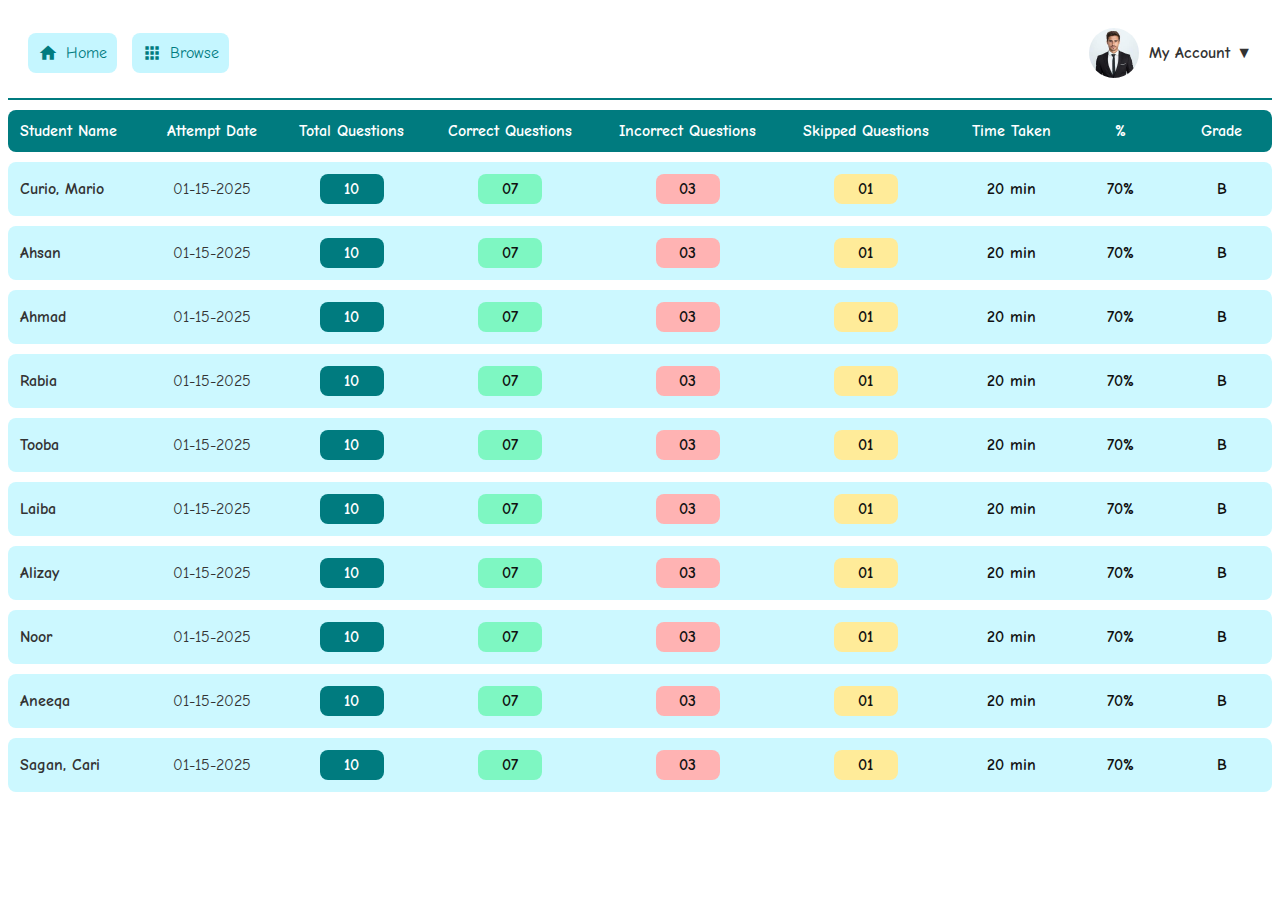
<file: Report.html>
<!DOCTYPE html>
<html lang="en">
<head>
  <meta charset="UTF-8">
  <title>Student Report</title>
  <!-- Link to the external CSS file -->
  <link rel="stylesheet" href="Report.css">
  <!-- Material Icons (optional) -->
  <link href="https://fonts.googleapis.com/icon?family=Material+Icons" rel="stylesheet">
  <link
    rel="stylesheet"
    href="https://fonts.googleapis.com/css2?family=Comic+Neue:wght@400;700&display=swap"
  />
</head>
<body>

  <!-- ======= HEADER SECTION ======= -->
  <!-- Header Section -->
  <header class="header">
    <div class="header-left">
      <button class="header-btn" id="homeBtn" onclick="window.location.href='./index.html';">
        <span class="material-icons">home</span> Home
      </button>
      <button class="header-btn" id="browseBtn" onclick="window.location.href='./brows.html';">
        <span class="material-icons">apps</span> Browse
      </button>   
    </div>
    
    <div class="header-right">
      <!-- Profile Icon and Dropdown Menu -->
      <div class="profile-icon-container" id="profileDropdown">
        <img src="images/account profile dp.jpg" alt="Profile" class="profile-icon" />
        <div class="profile-name">My Account ▼</div>
        
        <!-- Dropdown Menu -->
        <div class="dropdown-menu" id="dropdownMenu">
          <a href="./index.html">
            <span class="material-icons">dashboard</span> My Dashboard
          </a>
          <a href="#">
            <span class="material-icons">settings</span> Settings
          </a>
        </div>
      </div>
    </div>
  </header>
  
  <!-- ======= STUDENT REPORT TABLE ======= -->
  <div class="student-report">
    <table>
      <thead>
        <tr>
          <th class="student-name">Student Name</th>
          <th>Attempt Date</th>
          <th>Total Questions</th>
          <th>Correct Questions</th>
          <th>Incorrect Questions</th>
          <th>Skipped Questions</th>
          <th>Time Taken</th>
          <th>%</th>
          <th class="gradee">Grade</th>
        </tr>
      </thead>
      <tbody>

        <!-- ROW 1 -->
        <tr class="accordion-row">
          <td class="student-name">Curio, Mario</td>
          <td>01-15-2025</td>
          <!-- Add 'accordion-toggle' to the clickable buttons -->
          <td><span class="table-btn total-questions accordion-toggle">10</span></td>
          <td><span class="table-btn correct-questions accordion-toggle">07</span></td>
          <td><span class="table-btn incorrect-questions accordion-toggle">03</span></td>
          <td><span class="table-btn skipped-questions accordion-toggle">01</span></td>
          <td><span class="table-btn time-taken">20 min</span></td>
          <td><span class="table-btn percentage">70%</span></td>
          <td class="grade"><span class="table-btn grade">B</span></td>
        </tr>
        <!-- ACCORDION CONTENT: Hidden by default, spans all columns -->
        <tr class="accordion-content">
          <td colspan="9">
            <!-- BEGIN QUESTION DETAILS SECTION -->
<div class="question-details-container">
  
  <!-- Top row: Question on left, Dropdown on right -->
  <div class="question-details-header">
    <h3 class="question-title">Which of the following is a living thing?</h3>
    
    <div class="question-filter">
      <select>
        <option>All Questions</option>
        <option>Correct Questions</option>
        <option>Incorrect Questions</option>
        <option>Skipped Questions</option>
      </select>
    </div>
  </div>
  
  <!-- Middle row: Slider with images, left/right arrows, big green check on right -->
  <div class="question-details-body">
    <!-- Left arrow -->
    <span class="material-icons slider-arrow arrow-left">arrow_back_ios</span>
    
    <!-- Slider images in separate boxes -->
    <div class="slider-box">
      <img src="Report page image/13261728472966.png" alt="Tree" />
    </div>
    <div class="slider-box">
      <img src="Report page image/25021728472966.png" alt="Car" />
    </div>
    <div class="slider-box">
      <img src="Report page image/26081728472966.png" alt="Table" />
    </div>
    
    <!-- Right arrow -->
    <span class="material-icons slider-arrow arrow-right">arrow_forward_ios</span>
    
    <!-- Large green check icon -->
    <div class="checkmark-icon">
      <span class="material-icons">check_circle</span>
    </div>
  </div>
</div>
<!-- END QUESTION DETAILS SECTION -->

          </td>
        </tr>

        <!-- ROW 2 -->
        <tr class="accordion-row table-row">
          <td class="student-name">Ahsan</td>
          <td>01-15-2025</td>
          <td><span class="table-btn total-questions accordion-toggle">10</span></td>
          <td><span class="table-btn correct-questions accordion-toggle">07</span></td>
          <td><span class="table-btn incorrect-questions accordion-toggle">03</span></td>
          <td><span class="table-btn skipped-questions accordion-toggle">01</span></td>
          <td><span class="table-btn time-taken">20 min</span></td>
          <td><span class="table-btn percentage">70%</span></td>
          <td class="grade"><span class="table-btn grade">B</span></td>
        </tr>
        <tr class="accordion-content">
          <td colspan="9">
            <div class="accordion-box">
              <h3>Sample question detail for Ahsan</h3>
              <!-- You can replicate the same structure with images, checkmark, etc. -->
            </div>
          </td>
        </tr>

        <!-- ROW 3 -->
        <tr class="accordion-row">
          <td class="student-name">Ahmad</td>
          <td>01-15-2025</td>
          <td><span class="table-btn total-questions accordion-toggle">10</span></td>
          <td><span class="table-btn correct-questions accordion-toggle">07</span></td>
          <td><span class="table-btn incorrect-questions accordion-toggle">03</span></td>
          <td><span class="table-btn skipped-questions accordion-toggle">01</span></td>
          <td><span class="table-btn time-taken">20 min</span></td>
          <td><span class="table-btn percentage">70%</span></td>
          <td class="grade"><span class="table-btn grade">B</span></td>
        </tr>
        <tr class="accordion-content">
          <td colspan="9">
            <div class="accordion-box">
              <h3>Sample question detail for Ahmad</h3>
            </div>
          </td>
        </tr>
        
        <!-- ROW 4 -->
        <tr class="accordion-row">
          <td class="student-name">Rabia</td>
          <td>01-15-2025</td>
          <td><span class="table-btn total-questions accordion-toggle">10</span></td>
          <td><span class="table-btn correct-questions accordion-toggle">07</span></td>
          <td><span class="table-btn incorrect-questions accordion-toggle">03</span></td>
          <td><span class="table-btn skipped-questions accordion-toggle">01</span></td>
          <td><span class="table-btn time-taken">20 min</span></td>
          <td><span class="table-btn percentage">70%</span></td>
          <td class="grade"><span class="table-btn grade">B</span></td>
        </tr>
        <tr class="accordion-content">
          <td colspan="9">
            <div class="accordion-box">
              <h3>Sample question detail for Rabia</h3>
            </div>
          </td>
        </tr>

        <!-- ROW 5 -->
        <tr class="accordion-row">
          <td class="student-name">Tooba</td>
          <td>01-15-2025</td>
          <td><span class="table-btn total-questions accordion-toggle">10</span></td>
          <td><span class="table-btn correct-questions accordion-toggle">07</span></td>
          <td><span class="table-btn incorrect-questions accordion-toggle">03</span></td>
          <td><span class="table-btn skipped-questions accordion-toggle">01</span></td>
          <td><span class="table-btn time-taken">20 min</span></td>
          <td><span class="table-btn percentage">70%</span></td>
          <td class="grade"><span class="table-btn grade">B</span></td>
        </tr>
        <tr class="accordion-content">
          <td colspan="9">
            <div class="accordion-box">
              <h3>Sample question detail for Tooba</h3>
            </div>
          </td>
        </tr>

        <!-- ROW 6 -->
        <tr class="accordion-row">
          <td class="student-name">Laiba</td>
          <td>01-15-2025</td>
          <td><span class="table-btn total-questions accordion-toggle">10</span></td>
          <td><span class="table-btn correct-questions accordion-toggle">07</span></td>
          <td><span class="table-btn incorrect-questions accordion-toggle">03</span></td>
          <td><span class="table-btn skipped-questions accordion-toggle">01</span></td>
          <td><span class="table-btn time-taken">20 min</span></td>
          <td><span class="table-btn percentage">70%</span></td>
          <td class="grade"><span class="table-btn grade">B</span></td>
        </tr>
        <tr class="accordion-content">
          <td colspan="9">
            <div class="accordion-box">
              <h3>Sample question detail for Laiba</h3>
            </div>
          </td>
        </tr>

        <!-- ROW 7 -->
        <tr class="accordion-row">
          <td class="student-name">Alizay</td>
          <td>01-15-2025</td>
          <td><span class="table-btn total-questions accordion-toggle">10</span></td>
          <td><span class="table-btn correct-questions accordion-toggle">07</span></td>
          <td><span class="table-btn incorrect-questions accordion-toggle">03</span></td>
          <td><span class="table-btn skipped-questions accordion-toggle">01</span></td>
          <td><span class="table-btn time-taken">20 min</span></td>
          <td><span class="table-btn percentage">70%</span></td>
          <td class="grade"><span class="table-btn grade">B</span></td>
        </tr>
        <tr class="accordion-content">
          <td colspan="9">
            <div class="accordion-box">
              <h3>Sample question detail for Alizay</h3>
            </div>
          </td>
        </tr>

        <!-- ROW 8 -->
        <tr class="accordion-row">
          <td class="student-name">Noor</td>
          <td>01-15-2025</td>
          <td><span class="table-btn total-questions accordion-toggle">10</span></td>
          <td><span class="table-btn correct-questions accordion-toggle">07</span></td>
          <td><span class="table-btn incorrect-questions accordion-toggle">03</span></td>
          <td><span class="table-btn skipped-questions accordion-toggle">01</span></td>
          <td><span class="table-btn time-taken">20 min</span></td>
          <td><span class="table-btn percentage">70%</span></td>
          <td class="grade"><span class="table-btn grade">B</span></td>
        </tr>
        <tr class="accordion-content">
          <td colspan="9">
            <div class="accordion-box">
              <h3>Sample question detail for Noor</h3>
            </div>
          </td>
        </tr>

        <!-- ROW 9 -->
        <tr class="accordion-row">
          <td class="student-name">Aneeqa</td>
          <td>01-15-2025</td>
          <td><span class="table-btn total-questions accordion-toggle">10</span></td>
          <td><span class="table-btn correct-questions accordion-toggle">07</span></td>
          <td><span class="table-btn incorrect-questions accordion-toggle">03</span></td>
          <td><span class="table-btn skipped-questions accordion-toggle">01</span></td>
          <td><span class="table-btn time-taken">20 min</span></td>
          <td><span class="table-btn percentage">70%</span></td>
          <td class="grade"><span class="table-btn grade">B</span></td>
        </tr>
        <tr class="accordion-content">
          <td colspan="9">
            <div class="accordion-box">
              <h3>Sample question detail for Aneeqa</h3>
            </div>
          </td>
        </tr>

        <!-- ROW 10 -->
        <tr class="accordion-row">
          <td class="student-name">Sagan, Cari</td>
          <td>01-15-2025</td>
          <td><span class="table-btn total-questions accordion-toggle">10</span></td>
          <td><span class="table-btn correct-questions accordion-toggle">07</span></td>
          <td><span class="table-btn incorrect-questions accordion-toggle">03</span></td>
          <td><span class="table-btn skipped-questions accordion-toggle">01</span></td>
          <td><span class="table-btn time-taken">20 min</span></td>
          <td><span class="table-btn percentage">70%</span></td>
          <td class="grade"><span class="table-btn grade">B</span></td>
        </tr>
        <tr class="accordion-content">
          <td colspan="9">
            <div class="accordion-box">
              <h3>Sample question detail for Sagan, Cari</h3>
            </div>
          </td>
        </tr>

      </tbody>
    </table>
  </div>

  <!-- Optional JS -->
  <!-- <script src="Report.js"></script> -->
<script src="Report.js"></script>
</body>
</html>
</file>
<file: Home.css>
/* Header Section */
.header {
    display: flex;
    justify-content: space-between;
    padding: 20px;
    background-color: #fff;
    border-bottom: 2px solid #007b7f;
    z-index: 1000; /* Ensures the header stays on top */
  }
  
  /* Header Left - Buttons */
  .header-left {
    display: flex;
    align-items: center;
    gap: 15px;
  }
  
  .header-btn {
    padding: 10px;
    background-color: #c5f6ff;
    color: #007b7f;
    border: none;
    border-radius: 8px;
    font-size: 16px;
    cursor: pointer;
    display: flex;
    align-items: center;
    gap: 8px;
    transition: background-color 0.2s;
    font-family: 'Comic Neue', 'Comic Sans MS', cursive;

  }
  
  .header-btn:hover {
    background-color: #a4dff3;
  }
  
  .header-btn span.material-icons {
    font-size: 20px;
    
  }
  
  /* Profile Icon Container */
  .header-right {
    display: flex;
    align-items: center;
  }
  
  .profile-icon-container {
    display: flex;
    align-items: center;
    position: relative;
    cursor: pointer;
  }
  
  .profile-icon {
    width: 50px;
    height: 50px;
    border-radius: 50%;
    object-fit: cover;
    margin-right: 10px;
  }
  
  .profile-name {
    font-size: 16px;
    color: #333;
    font-family: 'Comic Neue', 'Comic Sans MS', cursive;

  }
  
  /* Dropdown Menu */
  .dropdown-menu {
    display: none;
    position: absolute;
    top: 50px;
    left: 0;
    background-color: #fff;
    box-shadow: 0 8px 16px rgba(0, 0, 0, 0.2);
    border-radius: 8px;
    width: 160px;
    z-index: 9999;
  }
  
  .dropdown-menu a {
    display: flex;
    align-items: center;
    padding: 10px 20px;
    text-decoration: none;
    color: #333;
    font-size: 14px;
    border-bottom: 1px solid #ddd;
    transition: background-color 0.2s ease;
    font-family: 'Comic Neue', 'Comic Sans MS', cursive;

  }
  
  .dropdown-menu a:hover {
    background-color: #f1f1f1;
  }
  
  .dropdown-menu .material-icons {
    margin-right: 8px;
    font-size: 18px;
    color: #007b7f;
  }
  
  /* Show Dropdown on Hover */
  .profile-icon-container:hover + .dropdown-menu {
    display: block;
  }

  @media (max-width: 768px) {
    .header {
      display: flex;
      flex-direction: row;
      flex-wrap: nowrap;
      align-items: center;
      justify-content: space-between;
    }
  
    .header-left,
    .header-right {
      display: flex;
      flex-direction: row;
      align-items: center;
    }
  }

/* GRADE ROWS CONTAINER */
.grade-rows {
    display: flex;
    flex-wrap: wrap;            /* Allow the boxes to wrap on smaller screens */
    gap: 20px;
    justify-content: center;    /* Ensures that grade boxes are aligned in the center */
    margin-top: 20px;
  }
  
  /* Each row (2 boxes in first 2 rows, 1 box in 3rd row) */
  .grade-row {
    display: flex;
    gap: 20px;
    justify-content: center;    /* Aligns grade boxes in the center */
    flex-wrap: wrap;            /* Ensures that the boxes wrap on smaller screens */
    width: 100%;                /* Make sure each row takes the full width of the container */
  }
  
  /* GRADE BOXES */
  .grade-box {
    flex: 1 1 280px;            /* Ensures the boxes are responsive but maintain a minimum width */
    max-width: 600px;           /* Limits the box size to a maximum width */
    border-radius: 10px;
    padding: 20px;
    color: #ffffff;
    position: relative;
    background-color: #00a0dc;  /* Default background color */
    transition: all 0.3s ease;  /* For smooth hover transitions */
  }
  
  .grade-box h3 {
    font-size: 18px;
    margin-bottom: 10px;
    color: #ffffff;
    font-family: comic neue, comic sans ms, cursive;
  }
  
  .grade-content {
    margin-top: 10px;
  }
  
  .grade-img {
    width: 120px;
    float: right;  /* Places the image on the right side */
    margin-left: 10px;
    margin-bottom: 10px;
  }
  
  .grade-box p {
    margin-bottom: 10px;
    font-size: 15px;
    color: #ffffff;
    font-family: comic neue, comic sans ms, cursive;
  }
  
  /* Title for subject and button */
  .grade-box h4 {
    margin-top: 40px;
    font-size: 20px;
    font-family: comic sans ms, sans-serif;
    color: #ffffff;
    font-weight: 500;
  }
  
  .view-all-btn-r1 {
    display: inline-block;
    margin-top: 0px;
    padding: 10px 25px;
    background-color: #d2f8ff;
    color: #00a0dc;
    text-decoration: none;
    border-radius: 5px;
    font-size: 14px;
    font-family: comic sans ms, sans-serif;
  }
  .view-all-btn-r2 {
    display: inline-block;
    margin-top: 0px;
    padding: 10px 25px;
    background-color: #d2f8ff;
    color: #00a0dc;
    text-decoration: none;
    border-radius: 5px;
    font-size: 14px;
    font-family: comic sans ms, sans-serif;
  }
  .view-all-btn-r3 {
    display: inline-block;
    margin-top: 0px;
    padding: 10px 25px;
    background-color: #fffdf0;
    color: #e66a00;
    text-decoration: none;
    border-radius: 5px;
    font-size: 14px;
    font-family: comic sans ms, sans-serif;
  }
  .view-all-btn-r4 {
    display: inline-block;
    margin-top: 0px;
    padding: 10px 25px;
    background-color: #fffdf0;
    color: #ff7f00;
    text-decoration: none;
    border-radius: 5px;
    font-size: 14px;
    font-family: comic sans ms, sans-serif;
  }
  .view-all-btn-r5 {
    display: inline-block;
    margin-top: 0px;
    padding: 10px 25px;
    background-color: #f9fffd;
    color: #00b96e;
    text-decoration: none;
    border-radius: 5px;
    font-size: 14px;
    font-family: comic sans ms, sans-serif;
  }
  
  .view-all-btn:hover {
    background-color: #e66a00;
  }
  
  /* Responsive Adjustments */
  @media (max-width: 992px) {
    .grade-box {
      max-width: 48%; /* Reduce the width to fit two boxes per row */
    }
  }
  
  @media (max-width: 768px) {
    .grade-box {
      max-width: 100%; /* Allow boxes to take up full width on small screens */
    }
  }
  
  /* Background colors for different grades */
  .grade1-bg {
    background-color: #00a0dc; /* Light Blue */
  }
  
  .grade2-bg {
    background-color: #00a0dc; /* Slightly different Light Blue */
  }
  
  .grade3-bg {
    background-color: #ec8f14; /* Light Orange */
  }
  
  .grade4-bg {
    background-color: #ec8f14; /* Another Orange Tone */
  }
  
  .grade5-bg {
    background-color: #00b96e; /* Light Green */
  }
</file>
<file: My students.css>
/* Header Section */
.header {
    display: flex;
    justify-content: space-between;
    padding: 20px;
    background-color: #fff;
    border-bottom: 2px solid #007b7f;
    z-index: 1000; /* Ensures the header stays on top */
  }
  
  /* Header Left - Buttons */
  .header-left {
    display: flex;
    align-items: center;
    gap: 15px;
  }
  
  .header-btn {
    padding: 10px;
    background-color: #c5f6ff;
    color: #007b7f;
    border: none;
    border-radius: 8px;
    font-size: 16px;
    cursor: pointer;
    display: flex;
    align-items: center;
    gap: 8px;
    transition: background-color 0.2s;
    font-family: 'Comic Neue', 'Comic Sans MS', cursive;

  }
  
  .header-btn:hover {
    background-color: #a4dff3;
  }
  
  .header-btn span.material-icons {
    font-size: 20px;
    
  }
  
.link-brows {
  text-decoration: none;
  color: #007b7f;
    cursor: pointer;
    display: flex;
    align-items: center;
    gap: 8px;
}

  /* Profile Icon Container */
  .header-right {
    display: flex;
    align-items: center;
  }
  
  .profile-icon-container {
    display: flex;
    align-items: center;
    position: relative;
    cursor: pointer;
  }
  
  .profile-icon {
    width: 50px;
    height: 50px;
    border-radius: 50%;
    object-fit: cover;
    margin-right: 10px;
  }
  
  .profile-name {
    font-size: 16px;
    color: #333;
    font-family: 'Comic Neue', 'Comic Sans MS', cursive;

  }
  
  /* Dropdown Menu */
  .dropdown-menu {
    display: none;
    position: absolute;
    top: 50px;
    left: 0;
    background-color: #fff;
    box-shadow: 0 8px 16px rgba(0, 0, 0, 0.2);
    border-radius: 8px;
    width: 160px;
    z-index: 9999;
  }
  
  .dropdown-menu a {
    display: flex;
    align-items: center;
    padding: 10px 20px;
    text-decoration: none;
    color: #333;
    font-size: 14px;
    border-bottom: 1px solid #ddd;
    transition: background-color 0.2s ease;
    font-family: 'Comic Neue', 'Comic Sans MS', cursive;

  }
  
  .dropdown-menu a:hover {
    background-color: #f1f1f1;
  }
  
  .dropdown-menu .material-icons {
    margin-right: 8px;
    font-size: 18px;
    color: #007b7f;
  }
  
  /* Show Dropdown on Hover */
  .profile-icon-container:hover + .dropdown-menu {
    display: block;
  }

  @media (max-width: 768px) {
    .header {
      display: flex;
      flex-direction: row;
      flex-wrap: nowrap;
      align-items: center;
      justify-content: space-between;
    }
  
    .header-left,
    .header-right {
      display: flex;
      flex-direction: row;
      align-items: center;
    }
  }
  
  .container {
    width: 100%;
    margin: 50px auto;
    background-color: #ffffff;
    border-radius: 20px;   
}


/* Table container */
.table-container {
    margin-top:10px;
}

/* Header style */
.table-header {
    display: flex;
    background-color: #007b7f;
    font-size: 15px;
    color: #fff;
    padding: 10px 0;
    border-radius: 10px;
    font-family: 'Comic Neue', 'Comic Sans MS', cursive;

}

.table-header div {
    flex: 1;
    text-align: center;
    padding: 12px;
    font-weight: bold;
}

.buttons-a {
    border-radius: 10px 0 0 10px;
    font-family: 'Comic Neue', 'Comic Sans MS', cursive;
    font-size: 18px;


}

.buttons-b {
    border-radius: 0 10px 10px 0;
    font-family: 'Comic Neue', 'Comic Sans MS', cursive;

}

/* Each student row as a div */
.student-row {
    display: flex;
    padding: 10px 0;
}

.student-row div {
    flex: 1;
    text-align: center;
    padding: 10px;
    font-size: 16px;
    background-color: #d2f8ff;
}

/* Button styles */
.button {
    width: 80px;
    padding: 10px;
    font-size: 16px;
    border-radius: 10px;
    margin: 2px;
    border: none;
    cursor: pointer;
    transition: background-color 0.3s ease;
    font-family: 'Comic Neue', 'Comic Sans MS', cursive;

}

.button.A {
    background-color: #b7edfb; /* Green */
}

.button.B {
    background-color: #b7edfb; /* Yellow */
}

.button.C {
    background-color: #b7edfb; /* Red */
}

.button.A:hover {
    background-color: #b7edfb; /* Light green on hover */
}

.button.B:hover {
    background-color: #b7edfb; /* Light yellow on hover */
}

.button.C:hover {
    background-color: #b7edfb; /* Light red on hover */
}

.table-container {
  width: 100%;
  overflow-x: auto;
}

.table-header,
.student-row {
  min-width: 650px;
}

.tab {
  background-color: #007b7f;
  padding: 10px;
  font-size: 20px;
  min-width: 300px;
  font-weight: bold;
  color: white;
  display: inline-block;
  margin-right: 25px;
  border-radius: 12px;
  cursor: pointer;
  border: none;
  font-family: 'Comic Neue', 'Comic Sans MS', cursive;

}

@media (max-width: 768px) {
  .table-header div,
  .student-row div {
    font-size: 14px;
    padding: 8px;
  }
}


    /* Use separate border model to create row spacing */
    table {
      width: 100%;
      border-collapse: separate; 
      border-spacing: 0 10px; /* 10px space between rows */
      font-family: 'Comic Neue', 'Comic Sans MS', cursive;
      
    }
    
    thead tr {
      background-color: #007b7f;
      color: #fff;
      border-radius: 8px;
      
    }
    thead th {
      padding: 12px;
      font-size: 16px;
      font-weight: bold;
      text-align: center;
      
    }
    .table-header {
      border-radius: 8px 8px 0 0;
    }
    
    /* Each data row gets a light-blue background and spacing. */
    tbody tr {
      background-color: #ccf8ff; /* Light blue row background */
      border-radius: 8px;
    }
    
    /* Cells with spacing and rounding */
    tbody td {
      padding: 12px;
      font-size: 16px;
      color: #333;
      text-align: center;
      /* border-radius: 8px; */
      font-family: 'Comic Neue', 'Comic Sans MS', cursive;
    
    }
    
    .gradee{
      border-radius: 0 8px 8px 0;
    }
    
    /* Button styles inside table cells */
    .table-btn {
      display: inline-block;
      min-width: 40px;
      padding: 6px 12px;
      border-radius: 8px;
      font-weight: bold;
      text-align: center;
      color: #fff;
      /* You can add transition or hover effects if you like */
    }
    
    .table-btn:hover {
      opacity: 0.9;
    }
    
    .student-name {
      font-weight: bold;
      text-align: left;
      border-radius: 8px 0 0 8px;
      font-family: 'Comic Neue', 'Comic Sans MS', cursive;
    
    }
    
    .grade{
      border-radius: 0 8px 8px 0;
    }
    
    /* Different color classes */
    .total-questions {
      background-color: #007b7f;  /* teal */
      font-family: 'Comic Neue', 'Comic Sans MS', cursive;
    
    }
    .correct-questions {
      background-color: #7ef7c2;  /* green */
      color: #111;                /* black text for better contrast */
      font-family: 'Comic Neue', 'Comic Sans MS', cursive;
    
    }
    .incorrect-questions {
      background-color: #ffb3b3;  /* pinkish-red */
      color: #111;
      font-family: 'Comic Neue', 'Comic Sans MS', cursive;
    
    }
    .skipped-questions {
      background-color: #ffeb99;  /* yellow */
      color: #111;
      font-family: 'Comic Neue', 'Comic Sans MS', cursive;
    
    }
    .time-taken,
    .percentage,
    .grade {
      color: #111;
      font-family: 'Comic Neue', 'Comic Sans MS', cursive;
    
    }
    
    .tab {
        background-color: #007b7f;
        padding: 10px;
        font-size: 20px;
        font-weight: bold;
        color: white;
        display: inline-block;
        margin-right: 25px;
        border-radius: 12px;
        cursor: pointer;
        border: none;
        font-family: 'Comic Neue', 'Comic Sans MS', cursive;
    
    }
    
    @media (max-width: 768px) {
      body {
        font-size: 14px; /* Slightly smaller base font if desired */
      }
    
      /* Adjust header layout for small screens (buttons or profile might stack) */
      .header {
        flex-direction: column;
        align-items: flex-start;
        gap: 15px;
      }
      .header-left, .header-right {
        width: 100%;
        justify-content: space-between;
      }
    
      /* Table columns can get squeezed, so horizontal scrolling is allowed
         or you could go further to transform rows into "cards" if you want. */
      thead th {
        font-size: 14px;
        padding: 8px;
      }
      tbody td {
        font-size: 14px;
        padding: 8px;
      }
    
      /* Buttons get smaller on very narrow screens */
      .table-btn {
        min-width: 30px;
        padding: 4px 8px;
        font-size: 14px;
      }

      .accordion-content {
        border: 1px solid #f9cd98;
        background-color: #fffdf3;
        padding: 10px;
        border-radius: 0px 0px 10px 10px;
        margin-bottom: 20px;
        margin-top: -10px;
        min-width: 640px;  
      }
    }

  .accordion-content {
    border: 1px solid #f9cd98;
    background-color: #fffdf3;
    padding: 10px;
    border-radius: 0px 0px 10px 10px;
    margin-bottom: 20px;
    margin-top: -10px;
  }
</file>
<file: Report.css>
/* Header Section */
.header {
  display: flex;
  justify-content: space-between;
  padding: 20px;
  background-color: #fff;
  border-bottom: 2px solid #007b7f;
  z-index: 1000; /* Ensures the header stays on top */
}

/* Header Left - Buttons */
.header-left {
  display: flex;
  align-items: center;
  gap: 15px;
}

.header-btn {
  padding: 10px;
  background-color: #c5f6ff;
  color: #007b7f;
  border: none;
  border-radius: 8px;
  font-size: 16px;
  cursor: pointer;
  display: flex;
  align-items: center;
  gap: 8px;
  transition: background-color 0.2s;
  font-family: 'Comic Neue', 'Comic Sans MS', cursive;

}

.header-btn:hover {
  background-color: #a4dff3;
}

.header-btn span.material-icons {
  font-size: 20px;
}

/* Profile Icon Container */
.header-right {
  display: flex;
  align-items: center;
}

.profile-icon-container {
  display: flex;
  align-items: center;
  position: relative;
  cursor: pointer;
}

.profile-icon {
  width: 50px;
  height: 50px;
  border-radius: 50%;
  object-fit: cover;
  margin-right: 10px;
}

.profile-name {
  font-size: 16px;
  color: #333;
  font-family: 'Comic Neue', 'Comic Sans MS', cursive;
  font-weight: bold;

}

/* Dropdown Menu */
.dropdown-menu {
  display: none;
  position: absolute;
  top: 50px;
  left: 0;
  background-color: #fff;
  box-shadow: 0 8px 16px rgba(0, 0, 0, 0.2);
  border-radius: 8px;
  width: 160px;
  z-index: 9999;
}

.dropdown-menu a {
  display: flex;
  align-items: center;
  padding: 10px 20px;
  text-decoration: none;
  color: #333;
  font-size: 14px;
  border-bottom: 1px solid #ddd;
  transition: background-color 0.2s ease;
  font-family: 'Comic Neue', 'Comic Sans MS', cursive;

}

.dropdown-menu a:hover {
  background-color: #f1f1f1;
}

.dropdown-menu .material-icons {
  margin-right: 8px;
  font-size: 18px;
  color: #007b7f;
}

/* Show Dropdown on Hover */
.profile-icon-container:hover + .dropdown-menu {
  display: block;
}

@media (max-width: 768px) {
  .header {
    display: flex;
    flex-direction: row;
    flex-wrap: nowrap;
    align-items: center;
    justify-content: space-between;
  }

  .header-left,
  .header-right {
    display: flex;
    flex-direction: row;
    align-items: center;
  }
}

/***********************************************
 * TABLE CSS (For the Student Report)
 ***********************************************/

/* Container holding the table */
/* .student-report {
  margin: 30px auto;
  width: 95%;
  max-width: 1200px;
} */

/* Use separate border model to create row spacing */
table {
  width: 100%;
  border-collapse: separate; 
  border-spacing: 0 10px; /* 10px space between rows */
  font-family: 'Comic Neue', 'Comic Sans MS', cursive;
  
}

thead tr {
  background-color: #007b7f;
  color: #fff;
  border-radius: 8px;
  
}
thead th {
  padding: 12px;
  font-size: 16px;
  font-weight: bold;
  text-align: center;
  
}
.table-header {
  border-radius: 8px 8px 0 0;
}

/* Each data row gets a light-blue background and spacing. */
tbody tr {
  background-color: #ccf8ff; /* Light blue row background */
  border-radius: 8px;
}

/* Cells with spacing and rounding */
tbody td {
  padding: 12px;
  font-size: 16px;
  color: #333;
  text-align: center;
  /* border-radius: 8px; */
  font-family: 'Comic Neue', 'Comic Sans MS', cursive;

}

.gradee{
  border-radius: 0 8px 8px 0;
}

/* Button styles inside table cells */
.table-btn {
  display: inline-block;
  min-width: 40px;
  padding: 6px 12px;
  border-radius: 8px;
  font-weight: bold;
  text-align: center;
  color: #fff;
  /* You can add transition or hover effects if you like */
}

.table-btn:hover {
  opacity: 0.9;
}

.student-name {
  font-weight: bold;
  text-align: left;
  border-radius: 8px 0 0 8px;
  font-family: 'Comic Neue', 'Comic Sans MS', cursive;

}

.grade{
  border-radius: 0 8px 8px 0;
}

/* Different color classes */
.total-questions {
  background-color: #007b7f;  /* teal */
  font-family: 'Comic Neue', 'Comic Sans MS', cursive;

}
.correct-questions {
  background-color: #7ef7c2;  /* green */
  color: #111;                /* black text for better contrast */
  font-family: 'Comic Neue', 'Comic Sans MS', cursive;

}
.incorrect-questions {
  background-color: #ffb3b3;  /* pinkish-red */
  color: #111;
  font-family: 'Comic Neue', 'Comic Sans MS', cursive;

}
.skipped-questions {
  background-color: #ffeb99;  /* yellow */
  color: #111;
  font-family: 'Comic Neue', 'Comic Sans MS', cursive;

}
.time-taken,
.percentage,
.grade {
  color: #111;
  font-family: 'Comic Neue', 'Comic Sans MS', cursive;

}


@media (max-width: 768px) {
  body {
    font-size: 14px; /* Slightly smaller base font if desired */
  }

  /* Adjust header layout for small screens (buttons or profile might stack) */
  .header {
    flex-direction: column;
    align-items: flex-start;
    gap: 15px;
  }
  .header-left, .header-right {
    width: 100%;
    justify-content: space-between;
  }

  /* Table columns can get squeezed, so horizontal scrolling is allowed
     or you could go further to transform rows into "cards" if you want. */
  thead th {
    font-size: 14px;
    padding: 8px;
  }
  tbody td {
    font-size: 14px;
    padding: 8px;
  }

  /* Buttons get smaller on very narrow screens */
  .table-btn {
    min-width: 30px;
    padding: 4px 8px;
    font-size: 14px;
  }
}

/* Container for the entire question details block */
.question-details-container {
  background-color: #fff6e8; /* Light cream background to match your example */
  border: 2px solid #ffd79c; /* Orange-ish border */
  border-radius: 8px;
  padding: 15px 20px;
  font-family: 'Comic Neue', sans-serif; /* As in your screenshot */
  display: flex;
  flex-direction: column;
  gap: 15px; /* space between header and body */
}

/* Top row: question on left, filter dropdown on right */
.question-details-header {
  display: flex;
  justify-content: space-between;
  align-items: center;
}

/* Question Title */
.question-title {
  margin: 0;
  font-size: 20px;
  color: #333;
  font-weight: bold;
  font-family: 'Comic Neue', 'Comic Sans MS', cursive;

}

/* Dropdown on the top-right */
.question-filter select {
  padding: 8px 12px;
  font-size: 14px;
  border-radius: 8px;
  border: 1px solid #ccc;
  cursor: pointer;
  background-color: #ffebcc; /* Light peach, to match your theme */
  outline: none;
  font-family: 'Comic Neue', 'Comic Sans MS', cursive;
font-weight: bold;
}

/* Middle row with slider and check icon */
.question-details-body {
  display: flex;
  align-items: center;
  gap: 10px;
}

/* Arrows on left/right */
.slider-arrow {
  cursor: pointer;
  font-size: 28px;
  color: #007b7f; /* Blueish teal to match your theme */
  user-select: none;
  transition: color 0.2s;
}
.slider-arrow:hover {
  color: #005f61;
}

/* Each image box in the slider */
.slider-box {
  width: 110px;
  height: 110px;
  border: 2px solid #ffd79c;
  border-radius: 8px;
  background-color: #fff;
  display: flex;
  justify-content: center;
  align-items: center;
}
.slider-box img {
  max-width: 90%;
  max-height: 90%;
  object-fit: contain;
}

/* Large green check icon on the right */
.checkmark-icon {
  margin-left: auto; /* pushes checkmark to the far right */
  font-size: 58px;
  color: #00ad63; /* green color */
  display: flex;
  align-items: center;
  padding-right: 60px;
}
.checkmark-icon .material-icons {
  font-size: 48px; /* bigger icon size */
}

.accordion-content {
  display: none; /* hidden initially */
}
.accordion-content.open {
  display: table-row; /* shows in table layout when .open is toggled on */
}

/* Optionally style the box inside the content */
.accordion-box {
  background-color: #fff6e8; /* light cream, for example */
  border: 2px solid #ffd79c;
  border-radius: 8px;
  padding: 15px;
  margin: 5px 0;
}
</file>
<file: Style.css>
/* BASIC RESET */
* {
  margin: 0;
  padding: 0;
  box-sizing: border-box;
  font-family: 'Arial', sans-serif;
}

body {
  background-color: #fff;
  color: #333;
  font-family: 'Comic Neue', 'Comic Sans MS', cursive;
}


/* MATERIAL ICONS SMALLER SIZE (ADJUST IF NEEDED) */
.material-icons {
  font-size: 16px;
  vertical-align: middle; /* helps align icons with text */
}

/* WRAPPER */
.container {
  display: flex;
  min-height: 100vh;
}

/* SIDEBAR */
.sidebar {
  background-color: #d2e6eb; /* Light blue background */
  margin: 20px;             /* Space around the sidebar */
  width: 250px;
  border-radius: 10px;
  flex-shrink: 0;           /* Prevent sidebar from shrinking */
  display: flex;
  flex-direction: column;
  align-items: center;
  padding: 20px;
}

.sidebar .profile-image {
  width: 150px;
  height: 150px;
  border-radius: 50%;
  object-fit: cover;
  border: 3px solid #238ca0;
  margin-bottom: 10px;
}

.sidebar h2 {
  margin-bottom: 5px;
  font-size: 18px;
  font-family: 'Comic Neue', 'Comic Sans MS', cursive;

}

.sidebar .upload-link {
  font-size: 14px;
  font-weight: bold;
  background-color: #ffffff;
  color: #007b7f;
  margin-bottom: 20px;
  cursor: pointer;
  padding: 10px;
  border-radius: 50px;
  font-family: 'Comic Neue', 'Comic Sans MS', cursive;

}

.nav-menu {
  width: 100%;
}

.nav-menu li {
  list-style: none;
  margin-bottom: 10px;
  font-weight: bold;
  
}

.nav-menu li a {
  display: flex;
  align-items: center;
  background-color: #fff;
  border: 1px solid #238ca0;
  border-radius: 5px;
  padding: 8px 10px;
  text-decoration: none;
  color: #333;
  transition: background-color 0.2s;
  font-family: 'Comic Neue', 'Comic Sans MS', cursive;

}

.nav-menu li a span.material-icons {
  margin-right: 8px;
  color: #007b7f;
  font-size: 20px; /* icon size in the sidebar menu */
}

.nav-menu li a:hover {
  background-color: #c6eaf4;
}

/* MAIN CONTENT */
.main-content {
  flex: 1;
  margin: 20px;
  display: flex;
  flex-direction: column;
}

/* DASHBOARD TITLE */
.main-content h1 {
  text-align: center;
  margin-bottom: 20px;
  font-size: 24px;
  font-family: 'Comic Neue', 'Comic Sans MS', cursive;

}

/* TOP ROW: SEARCH + BUTTONS */
.top-row {
  display: flex;
  flex-wrap: wrap;
  gap: 200px;
  margin-bottom: 20px;
  justify-content: space-between;
  align-items: center;
}

/* SEARCH BOX (light blue with left icon and right icon) */
.search-box {
  flex: 1;
  min-width: 220px;
  background-color: #afe1ff;
  border: 1px solid #4fa3b3;
  border-radius: 8px;
  display: flex;
  align-items: center;
  padding: 5px 10px;
  position: relative;
}

.search-box span.material-icons:first-of-type {
  margin-right: 8px;
  color: #555;
}

.search-box input {
  border: none;
  background: transparent;
  outline: none;
  flex: 1;
  font-size: 14px;
  color: #333;
  font-family: 'Comic Neue', 'Comic Sans MS', cursive;

}

.search-box span.material-icons:last-of-type {
  margin-left: 8px;
  color: #555;
  cursor: pointer;
}

/* TOP BUTTONS */
.top-btns {
  display: flex;
  gap: 10px;
  flex-wrap: wrap;
  
}

.top-btns button {
  color: #333;
  background-color: #afe1ff;
  border: 1px solid #4fa3b3;
  border-radius: 8px;
  padding: 8px 12px;
  cursor: pointer;
  font-size: 14px;
  display: flex;
  align-items: center;
  gap: 5px;
  transition: background-color 0.2s;
  font-family: 'Comic Neue', 'Comic Sans MS', cursive;

}

.top-btns button span.material-icons {
  color: #007b7f;
  font-size: 18px;
}

.top-btns button:hover {
  background-color: #a4dff3;
}

/* TABLE SECTION */
.table-container {
  border: 1px solid #4fa3b3;
  border-radius: 10px;
  margin-bottom: 20px;
}

.table-container table {
  width: 100%;
  border-collapse: collapse;
  background-color: #f0faff;
  border-radius: 8px;
  overflow: hidden;
  font-family: 'Comic Neue', 'Comic Sans MS', cursive;

}

.table-container thead {
    background-color: #afe1ff;
    
}

.table-container th, .table-container td {
  padding: 12px;
  text-align: left;
  font-size: 14px;
  color: #333;
  border-bottom: 1px solid #eee;
  font-family: 'Comic Neue', 'Comic Sans MS', cursive;

}

.table-container tbody tr:last-child td {
  border-bottom: none;
}

.table-container .no-data {
  text-align: center;
  padding: 20px;
  font-family: 'Comic Neue', 'Comic Sans MS', cursive;

}

/* TABLE FOOTER (pagination, etc.) */
.table-footer {
  display: flex;
  justify-content: space-between;
  align-items: center;
  margin-top: 10px;
  font-size: 14px;
  
  color: #333;
  
}

.pagination {
  display: flex;
  gap: 5px;
}

.pagination button {
  background-color: #b6e7f8;
  border: 1px solid #99dcef;
  border-radius: 4px;
  padding: 5px 8px;
  cursor: pointer;
  color: #333;
  font-size: 14px;
  display: flex;
  align-items: center;
}

.pagination button span.material-icons {
  font-size: 18px;
  color: #007b7f;
}

.pagination button:hover {
  background-color: #a4dff3;
}

@media (max-width: 768px) {
  .table-container {
    overflow-x: auto;
  }

  .table-container table {
    min-width: 600px;
  }
}


/* SELECT ROW */
.select-row {
  display: flex;
  gap: 50px;
  margin-bottom: 20px;
  flex-wrap: wrap;
}

.select-row select {
  background-color: #ffffff;
  border: 2px solid #4fa3b3;
  border-radius: 8px;
  padding: 8px 12px;
  font-size: 14px;
  color: #333;
  outline: none;
  min-width: 400px;
  cursor: pointer;
  font-family: 'Comic Neue', 'Comic Sans MS', cursive;

}

@media (max-width: 768px) {
  .select-row {
    flex-wrap: nowrap;
    gap: 10px;
  }

  .select-row select {
    width: 50%;
    min-width: auto;
  }
}


/* CARDS SECTION */
.cards-section {
  display: flex;
  gap: 20px;
  flex-wrap: wrap;
}

.card {
  background-color: #f0faff;
  border-radius: 10px;
  width: calc(33.333% - 13.333px); /* 3 cards in a row, with ~20px gap total */
  min-width: 200px;
  overflow: hidden;
  text-align: center;
  transition: box-shadow 0.2s;
  border: 1px solid #4fa3b3;
  padding: 20px;
}

.card:hover {
  box-shadow: 0 2px 8px rgba(0,0,0,0.15);
}

.card img {
  width: 100%;
  height: 250px;
  object-fit: cover;
  border-radius: 10px;
}

.card .card-content {
  padding: 10px;
}

.card h3 {
  font-size: 16px;
  margin-bottom: 5px;
  font-family: 'Comic Neue', 'Comic Sans MS', cursive;

}

.card p {
  font-size: 14px;
  color: #555;
  font-family: 'Comic Neue', 'Comic Sans MS', cursive;

}

/* RESPONSIVE */
@media (max-width: 992px) {
  .card {
    width: calc(50% - 10px);
  }
}

@media (max-width: 768px) {
  .container {
    flex-direction: column;
  }
  .sidebar {
    width: auto;
  }
  .top-row {
    flex-direction: column;
    align-items: stretch;
  }
  .search-box {
    width: 100%;
  }
  .top-btns {
    justify-content: flex-start;
  }
  .cards-section {
    flex-direction: column;
  }
  .card {
    width: 100%;
  }
  .top-row {
    gap: 10px;
    align-items: center;
}

}

  /* A simple container to center the "Add Teacher" button on the page */
  .page-content {
    display: flex;
    justify-content: center;
    align-items: center;
    height: 100vh; /* For demo only */
  }

  /* ADD TEACHER BUTTON WITH ICON */
  .add-teacher-btn {
    background-color: #b6e7f8; /* Light teal */
    color: #333;
    border: 2px solid #99dcef;
    border-radius: 8px;
    padding: 12px 20px;
    cursor: pointer;
    font-size: 16px;
    transition: background-color 0.2s;
    display: flex;
    align-items: center;
    gap: 8px; /* space between icon and text */
  }
  .add-teacher-btn:hover {
    background-color: #a4dff3;
  }

  /* POPUP OVERLAY (the dark semi-transparent background) */
  .popup-overlay {
    position: fixed;
    top: 0; 
    left: 0;
    width: 100%; 
    height: 100%;
    background: rgba(0,0,0,0.5);
    display: none; /* hidden by default */
    justify-content: center;
    align-items: center;
    z-index: 9999;
  }

  /* POPUP CONTENT (the white box) */
  .popup-content {
    background: #fff;
    border-radius: 10px;
    width: 700px;       /* Adjust if you want a wider/narrower popup */
    max-width: 90%;     /* Responsive for smaller screens */
    padding: 20px;
    position: relative; /* for the close button’s absolute positioning */
  }

  /* RED CIRCLE CLOSE BUTTON with a white "X" */
  .close-btn {
    position: absolute;
    top: 10px;
    right: 10px;
    background-color: #ff3333; /* red */
    color: #fff;               /* white text */
    border: none;
    border-radius: 50%;
    width: 24px;
    height: 24px;
    font-size: 16px;
    cursor: pointer;
    text-align: center;
    line-height: 24px;
    font-weight: bold;
  }

  /* POPUP TITLE (e.g. "Add Teacher") */
  .popup-title {
    font-size: 28px;
    color: #238ca0;
    margin-bottom: 20px;
    font-family: comic neue, comic sans ms, cursive;
  }

  /* 2-COLUMN GRID for the form fields */
  .popup-form-grid {
    display: grid;
    grid-template-columns: 1fr 1fr;
    gap: 20px; /* space between fields */
    margin-bottom: 20px;
  }

  /* INPUT & SELECT FIELDS */
  .popup-input {
    border: 1px solid #238ca0; /* teal border */
    border-radius: 8px;
    padding: 10px;
    font-size: 14px;
    outline: none;
    font-family: comic neue, comic sans ms, cursive;

  }

  /* ACTIONS ROW for the SAVE button (aligned to the LEFT) */
  .popup-actions {
    display: flex;
    justify-content: flex-start; /* move button to the left side */
  }

  /* SAVE BUTTON (same Comic Neue font, teal color) */
  .popup-save-btn {
    background-color: #238ca0; /* teal */
    color: #fff;
    border: none;
    border-radius: 8px;
    padding: 10px 30px;
    cursor: pointer;
    font-size: 16px;
    font-weight: bold;
    transition: background-color 0.2s;
    font-family: 'Comic Neue', 'Comic Sans MS', cursive; /* ensure same font */
  }
  .popup-save-btn:hover {
    background-color: #4ab2c3;
  }

  .popup-actions {
display: flex;
justify-content: flex-start; /* left-align */
}

  /* RESPONSIVE: single-column form on very small screens */
  @media (max-width: 600px) {
    .popup-content {
      width: 95%;
      padding: 20px;
    }
    .popup-form-grid {
      grid-template-columns: 1fr; /* single column on mobile */
    }
    .popup-actions {
      justify-content: center; /* or flex-start, up to you */
    }
  }
  

  /******************************************/
/* Interface-I (Case-I) Styles            */
/******************************************/
.interface-case1 {
    font-family: 'Comic Neue', 'Comic Sans MS', cursive;
    padding: 20px;
    margin: 20px 0;
  }
/* HEADER STYLES */
.header {
  display: flex;
  justify-content: space-between;
  align-items: center;
  padding: 15px 20px;
  background-color: #fffdfd;

}

/* HEADER LEFT SECTION */
.header-left {
  display: flex;
  align-items: center;
  gap: 15px;
}

/* BUTTON STYLES (Home, Browse) */
.header-btn {
  display: flex;
  align-items: center;
  background-color: #d9f5f7; /* Light background for buttons */
  color: #007b7f;           /* Text color */
  padding: 10px 20px;
  border: none;
  border-radius: 8px;
  font-size: 16px;
  cursor: pointer;
  transition: background-color 0.2s ease;
  font-family: 'Comic Neue', 'Comic Sans MS', cursive;

}

.header-btn span.material-icons {
  margin-right: 8px;
  font-size: 20px;
}

/* Hover and Active Button Style */
.header-btn:hover,
.header-btn.active {
  background-color: #b8e0e5; /* Hover and Active color */
}

/* PROFILE ICON AND DROPDOWN MENU */
.profile-icon-container {
  display: flex;
  align-items: center;
  cursor: pointer;
  position: relative; /* Needed for positioning the dropdown */
}

.profile-icon {
  width: 50px;
  height: 50px;
  border-radius: 50%;
  object-fit: cover;
  margin-right: 10px;
  border: 3px solid #007b7f;

}

.profile-name {
  font-size: 16px;
  font-weight: bold;
  color: #333;
  font-family: 'Comic Neue', 'Comic Sans MS', cursive;

}

/* DROPDOWN MENU STYLES */
.dropdown-menu {
  display: none;
  position: absolute;
  top: 50px;
  left: 20px;
  background-color: #ffffff;
  box-shadow: 0 8px 16px rgba(0, 0, 0, 0.2);
  border-radius: 8px;
  min-width: 160px;
  z-index: 9999;
}

.dropdown-menu a {
  display: flex;
  align-items: center;
  padding: 10px 20px;
  text-decoration: none;
  color: #333;
  font-size: 14px;
  border-bottom: 1px solid #ddd;
  transition: background-color 0.2s ease;
  border: none;
  border-radius: 10px;
  font-family: 'Comic Neue', 'Comic Sans MS', cursive;

}

.dropdown-menu a:hover {
  background-color: #f1f1f1;
}

.dropdown-menu .material-icons {
  margin-right: 8px;
  font-size: 18px;
  color: #007b7f;
}

/* SHOWING DROPDOWN MENU */
.profile-icon-container:hover + .dropdown-menu {
  display: block;
}

@media (max-width: 768px) {
  .header {
    padding: 15px 10px;
  }

  .header-left {
    gap: 5px;
    margin-left: 0;
  }

  .header-btn {
    width: auto;
    padding: 8px 10px;
  }
}
  
  /* GRADE ROWS CONTAINER */
.grade-rows {
  display: flex;
  flex-wrap: wrap;            /* Allow the boxes to wrap on smaller screens */
  gap: 20px;
  justify-content: center;    /* Ensures that grade boxes are aligned in the center */
  margin-top: 20px;
}

/* Each row (2 boxes in first 2 rows, 1 box in 3rd row) */
.grade-row {
  display: flex;
  gap: 20px;
  justify-content: center;    /* Aligns grade boxes in the center */
  flex-wrap: wrap;            /* Ensures that the boxes wrap on smaller screens */
  width: 100%;                /* Make sure each row takes the full width of the container */
}

/* GRADE BOXES */
.grade-box {
  flex: 1 1 280px;            /* Ensures the boxes are responsive but maintain a minimum width */
  max-width: 600px;           /* Limits the box size to a maximum width */
  border-radius: 10px;
  padding: 20px;
  color: #ffffff;
  position: relative;
  background-color: #00a0dc;  /* Default background color */
  /* text-align: center; */
  transition: all 0.3s ease;  /* For smooth hover transitions */
}

.grade-box h3 {
  font-size: 18px;
  margin-bottom: 10px;
  color: #ffffff;
  font-family: comic neue, comic sans ms, cursive;
  

}

.grade-content {
  margin-top: 10px;
}

.grade-img {
  width: 120px;
  float: right;  /* Places the image on the right side */
  margin-left: 10px;
  margin-bottom: 10px;
}

.grade-box p {
  margin-bottom: 10px;
  font-size: 15px;
  color: #ffffff;
  font-family: comic neue, comic sans ms, cursive;
}

.grade-box ul {
  list-style: none;
  padding: 0;
  margin: 0;
}

.grade-box li {
  display: flex;
  justify-content: space-between;
  font-size: 14px;
  margin-bottom: 5px;
  font-family: comic neue, comic sans ms, cursive;
}

.grade-box li span {
  color: #ecfeff;
  cursor: pointer;
  white-space: nowrap;
  font-family: comic neue, comic sans ms, cursive;
}

/* Background colors for different grades */
.grade1-bg {
  background-color: #00a0dc; /* Light Blue */
}

.grade2-bg {
  background-color: #00a0dc; /* Slightly different Light Blue */
}

.grade3-bg {
  background-color: #ec8f14; /* Light Orange */
}

.grade4-bg {
  background-color: #ec8f14; /* Another Orange Tone */
}

.grade5-bg {
  background-color: #00b96e; /* Light Green */
}

/* Responsive Adjustments */
@media (max-width: 992px) {
  .grade-box {
    max-width: 48%; /* Reduce the width to fit two boxes per row */
  }
}

@media (max-width: 768px) {
  .grade-box {
    max-width: 100%; /* Allow boxes to take up full width on small screens */
  }
}
</file>
<file: browse.css>
/* Basic Reset */
* {
  margin: 0;
  padding: 0;
  box-sizing: border-box;
  font-family: 'Arial', sans-serif;
}

body {
  background-color: #ffffff;
  color: #333;
  display: flex;
  flex-direction: column; /* Stack header on top */
}

/* Basic styles for the sidebar */
.sidebar {
  width: 250px;
  background-color: #c5f6ff;
  padding: 20px;
  padding-bottom: 200px;
  flex-shrink: 0;
  display: flex;
  flex-direction: column;
  bottom: 0; /* Ensure the sidebar extends to the bottom */
  margin-left: 20px;
margin-top: 20px;
  transition: left 0.3s ease;
  border-radius: 10px;
  overflow-y: auto; /* Allow scrolling */
  max-height: calc(100vh - 100px); /* Make the sidebar height responsive */
  overflow: hidden;
}

/* Sidebar item styling */
.sidebar-item {
  display: flex;
  align-items: center;
  gap: 10px;
  padding: 10px;
  background-color: #007b7f;
  color: #fff;
  border-radius: 8px;
  margin-bottom: 10px;
  cursor: pointer;
}

.grading-system-t {
  text-decoration: none;
  color: white;
}

.sidebar-item-text {
  font-family: 'Comic Neue', 'Comic Sans MS', cursive;
}

/* Hover effect */
.sidebar-item:hover {
  background-color: #008a8f;
}

.sidebar-item .material-icons {
  font-size: 24px;
}

/* Button for mobile toggle */
.toggle-btn {
  display: none;
  position: fixed;
  top: 20px;
  left: 20px;
  background-color: #007b7f;
  color: #fff;
  border: none;
  padding: 10px;
  cursor: pointer;
  border-radius: 5px;
  z-index: 999;
  font-family: 'Comic Neue', 'Comic Sans MS', cursive;
}

/* Make sidebar responsive */
@media screen and (max-width: 768px) {
  /* Show the toggle button on smaller screens */
  .toggle-btn {
    display: block;
  }

  /* Initially hide the sidebar off-screen */
  .sidebar {
    left: -270px;
    position: fixed; /* Fixed position ensures sidebar doesn't go below the header */
    top: 40px; /* Start from the top of the screen */
    max-height: calc(100vh - 100px); /* Ensure the sidebar height fits the screen */
  }

  /* When the sidebar is active, show it */
  .sidebar.show {
    left: 0;
  }
}

/* Header Section */
.header {
  display: flex;
  justify-content: space-between;
  padding: 20px;
  background-color: #fff;
  border-bottom: 2px solid #007b7f;
  z-index: 1000; /* Ensures the header stays on top */
}

/* Header Left - Buttons */
.header-left {
  display: flex;
  align-items: center;
  gap: 15px;
}

.header-btn {
  padding: 10px;
  background-color: #c5f6ff;
  color: #007b7f;
  border: none;
  border-radius: 8px;
  font-size: 16px;
  cursor: pointer;
  display: flex;
  align-items: center;
  gap: 8px;
  transition: background-color 0.2s;
  font-family: 'Comic Neue', 'Comic Sans MS', cursive;

}

.header-btn:hover {
  background-color: #a4dff3;
}

.header-btn span.material-icons {
  font-size: 20px;
}

/* Profile Icon Container */
.header-right {
  display: flex;
  align-items: center;
}

.profile-icon-container {
  display: flex;
  align-items: center;
  position: relative;
  cursor: pointer;
}

.profile-icon {
  width: 50px;
  height: 50px;
  border-radius: 50%;
  object-fit: cover;
  margin-right: 10px;
}

.profile-name {
  font-size: 16px;
  color: #333;
  font-family: 'Comic Neue', 'Comic Sans MS', cursive;

}

/* Dropdown Menu */
.dropdown-menu {
  display: none;
  position: absolute;
  top: 50px;
  left: 0;
  background-color: #fff;
  box-shadow: 0 8px 16px rgba(0, 0, 0, 0.2);
  border-radius: 8px;
  width: 160px;
  z-index: 9999;
}

.dropdown-menu a {
  display: flex;
  align-items: center;
  padding: 10px 20px;
  text-decoration: none;
  color: #333;
  font-size: 14px;
  border-bottom: 1px solid #ddd;
  transition: background-color 0.2s ease;
  font-family: 'Comic Neue', 'Comic Sans MS', cursive;

}

.dropdown-menu a:hover {
  background-color: #f1f1f1;
}

.dropdown-menu .material-icons {
  margin-right: 8px;
  font-size: 18px;
  color: #007b7f;
}

/* Show Dropdown on Hover */
.profile-icon-container:hover + .dropdown-menu {
  display: block;
}


/* Right Section Layout */
.right-section {
  margin-left: 270px; /* Space for the sidebar, as before */
  padding: 40px 20px 20px 20px;
  flex-grow: 1;
  margin-top: -420px;
}

/* Add Schedule Section Container */
.add-schedule-section {
  background-color: #c5f6ff; /* Light blue background */
  padding: 10px 20px;
  border-radius: 8px;
}

/* Row 1: Title + Plus Icon */
.title-plus {
  display: flex;
  align-items: center;          /* Vertically center the button and title */
  justify-content: space-between; /* Title on left, plus icon on right */
  margin-bottom: 10px;         /* Space below this row */
}

/* The Title */
.add-schedule-title {
  font-size: 20px;
  color: #007b7f;
  font-weight: bold;
  font-family: 'Comic Neue', 'Comic Sans MS', cursive;
  margin: 0;
}

/* The Plus Icon Button */
.add-icon {
  background-color: #007b7f;
  color: white;
  border: none;
  border-radius: 50px;
  font-size: 20px;
  cursor: pointer;
  width: 35px;
  height: 35px;
  /* Optional margin-left if you want some space from the title
     margin-left: 10px; 
  */
}

.add-icon:hover {
  background-color: #006f6f;
}

/* Row 2: Filters Side by Side (50% each) */
.filters-row {
  display: flex;
  justify-content: space-between; /* Spread them out horizontally */
}

/* Each Select Box */
.filter-dropdown {
  width: 48%;       /* So both can fit side by side at about 50% each */
  padding: 8px;
  font-size: 14px;
  border-radius: 8px;
  border: 1px solid #007b7f;
  cursor: pointer;
  font-family: 'Comic Neue', 'Comic Sans MS', cursive;

}

/* Optional: style <option> text */
.filter-dropdown option {
  font-size: 14px;
  font-family: 'Comic Neue', 'Comic Sans MS', cursive;

}


/* Sidebar toggle for mobile */
@media (max-width: 768px) {

  .filter-dropdown {
    margin-top: 10px;
  }

  .add-icon {
    margin-bottom: 10px;
  }

  /* Ensure the right section layout adjusts to smaller screens */
  .right-section {
    margin-left: 0; /* Remove space for sidebar */
    padding: 20px;
  }

  /* Right Section Layout */
.right-section {

  margin-top: 0px;
}

}

@media (max-width: 768px) {
  .header {
    display: flex;
    flex-direction: row;
    flex-wrap: nowrap;
    align-items: center;
    justify-content: space-between;
  }

  .header-left,
  .header-right {
    display: flex;
    flex-direction: row;
    align-items: center;
  }
}


.container {
  display: flex;
  flex-wrap: wrap;
  gap: 10px;
  margin-top: 20px;
}

.section {
  background-color: #fff;
  padding: 10px;
  border-radius: 8px;
  width: calc(50% - 5px);
  box-shadow: 0 4px 8px rgba(0, 0, 0, 0.1);
}

.section-title {
  background-color: #007b7f;
  color: white;
  padding: 8px;
  /* border-radius: 8px;
  margin-bottom: 20px; */
  font-family: 'Comic Neue', 'Comic Sans MS', cursive;
}

.card {
  display: flex;
  flex-direction: column;
  /* gap: 10px; */
}

.row {
  display: flex;
  justify-content: space-between;
  align-items: center;
  border: 1px solid #000;
  padding: 5px;
  /* border-radius: 5px; */

}

.buttons button {
  background-color: #006f6f;
  color: white;
  padding: 7px;
  border-radius: 50px;
  font-size: 0.6rem;
  cursor: pointer;
  transition: all 0.3s ease;
  margin-left: 5px;
  border: none;
  font-family: 'Comic Neue', 'Comic Sans MS', cursive;

}

.buttons button:hover {
  background-color: #238ab3;
}

.row span {
font-size: 0.8rem;
font-family: 'Comic Neue', 'Comic Sans MS', cursive;

}
/* Mobile Responsive (max-width: 600px as an example) */
@media (max-width: 600px) {
  .section {
    width: 100%;
  }

  .row {
    flex-direction: column;
    align-items: center;
    text-align: center;
  }

  .row span {
    margin-bottom: 8px; /* space between text and buttons */
  }

  .buttons {
    margin-top: 8px;
  }
}

@media (max-width: 1200px) {
  .section {
    width: 100%;
  }

  .row {
    flex-direction: column;
    align-items: center;
    text-align: center;
  }

  .row span {
    margin-bottom: 8px; 
  }

  .buttons {
    margin-top: 8px;
  }
}

    /**********************************************
      PAGE BACKGROUND (just for demo)
    ***********************************************/
    body {
      margin: 0; 
      padding: 0;
      font-family: Arial, sans-serif;
      background-color: #ffffff;
    }
    .demo-container {
      max-width: 800px;
      margin: 50px auto;
      background: #fff;
      padding: 20px;
      border-radius: 6px;
    }
    h1 {
      margin-bottom: 20px;
    }

    /**********************************************
      CALENDAR MODAL (No Bootstrap)
    ***********************************************/
    .calendar-modal {
      display: none; /* hidden by default */
      position: fixed;
      z-index: 9999; /* on top of everything else */
      left: 0;
      top: 0;
      width: 100%;
      height: 100%;
      overflow: auto; /* scroll if needed */
      background-color: rgba(0, 0, 0, 0.4); /* semi-transparent overlay */
    }

    /* The popup box */
    .calendar-modal-content {
      background-color: #fff;
      width: 320px; /* adjust as needed */
      margin: 200px auto; /* center horizontally + top margin */
      padding: 20px;
      border-radius: 8px;
      position: relative;
      color: #333; /* text color */
      font-family: "Poppins", sans-serif; /* or your preferred font */
    }

    /* Header with Month/Year and close button */
    .calendar-header {
      position: relative;
      text-align: center;
      margin-bottom: 8px;
    }
    .calendar-header h2 {
      margin: 0;
      font-size: 24px;
      /* color: #008080; teal color for month-year title */
    }

    /* Red circular close button in top-right corner */
    .calendar-close-btn {
      position: absolute;
      top: 0;
      right: 0;
      transform: translate(50%, -50%);
      background-color: #FF4C4C;
      border: none;
      border-radius: 50%;
      color: #fff;
      width: 26px;
      height: 26px;
      font-size: 18px;
      line-height: 26px;
      text-align: center;
      cursor: pointer;
    }
    .calendar-close-btn:hover {
      background-color: #ff2c2c;
    }

    .calendar-month-year {
      background-color: white;
      color: #006f6f;
      text-align: left;
    }


  
  .open-btn {
      padding: 10px 20px;
      font-size: 16px;
      background-color: #28a745;
      color: white;
      border: none;
      cursor: pointer;
  }
  
  .open-btn:hover {
      background-color: #218838;
  }
  
  /* Modal Styles */
  .modal {
      display: none;
      position: fixed;
      z-index: 1;
      left: 0;
      top: 0;
      width: 100%;
      height: 100%;
      overflow: auto;
      background-color: rgba(0, 0, 0, 0.4);
 
  }
  
  .modal-content {
      background-color: white;
      padding: 20px;
      margin: 10% auto;
      width: 80%;
      max-width: 600px;
      border-radius: 10px;
      position: relative;
  }
  
  .close-btn {
      position: absolute;
      top: 0;
      right: 0;
      transform: translate(50%, -50%);
      background-color: #FF4C4C;
      border: none;
      border-radius: 50%;
      color: #fff;
      width: 26px;
      height: 26px;
      font-size: 18px;
      line-height: 26px;
      text-align: center;
      cursor: pointer;
  }
  
  .close-btn:hover {
      color: #f4f4f4;
  }
  
 .modal-title {
    color: #007b7f;
    font-size: 24px;
    display: inline-block;
    vertical-align: middle;
    margin-right: 10px;
    margin-top: 20px;
    margin-bottom: 25px;
    font-family: 'Comic Neue', 'Comic Sans MS', cursive;
}
  
  /* Select All Alignment */
  .select-all {
      display: inline-block;
      vertical-align: middle; /* Align "Select All" checkbox with title */
      margin-left: 40%; /* Moves "Select All" checkbox to the right */
      position: relative;
      top: 0px;
  }
  
  /* Label styling for "Select All" */
  .select-all label {
      font-size: 18px;
      color: #1f1f1f;
      font-family: 'Comic Neue', 'Comic Sans MS', cursive;
  }
  
  /* Student List */
  .student-list {
      display: grid;
      grid-template-columns: repeat(2, 1fr);
      gap: 10px;
      margin-bottom: 20px;
  
  }
  
  .student {
      display: flex;
      justify-content: space-between; /* Aligns student name and checkbox on opposite sides */
      align-items: center;
      padding: 8px;
      background-color: #d2f8ff;
      border-radius: 8px;
  
  }
  
  .student img {
      margin-right: 10px;
      border-radius: 50%;
      width: 40px;
      height: 40px;
      border: 2px solid #007b7f;
      object-fit: cover;
  }
  
  .student span {
      flex: 1;
      font-size: 16px;
      font-family: 'Comic Neue', 'Comic Sans MS', cursive;
  }
  
  .student input[type="checkbox"] {
      margin-left: 10px;
  }
  
  /* Save Button */
  .save-btn {
      display: block;
      width: 30%;
      background-color: #007b7f;
      color: white;
      font-size: 16px;
      padding: 10px 20px;
      border: none;
      border-radius: 5px;
      cursor: pointer;
      align-items: center;
      margin: 0 auto; /* Center the button horizontally */
      font-family: 'Comic Neue', 'Comic Sans MS', cursive;
  
  }
  
  
  .save-btn:hover {
      background-color: #007b7f;
  }
  
  /* Mobile Responsive */
  @media screen and (max-width: 768px) {
      /* Modal Content Width */
      .modal-content {
          width: 90%; /* Ensure modal width is responsive */
      }
  
      /* Adjust title font and spacing for mobile */
      h2 {
          font-size: 22px; /* Smaller title font for mobile */
          margin-top: 20px; /* Reduce margin on top */
      }
  
      /* Adjust Select All checkbox for mobile */
      .select-all {
          margin-left: 10px; /* Align "Select All" to the left on mobile */
          position: relative;
          top: 0;
      }
  
      .student-list {
          grid-template-columns: 1fr; /* Single column for mobile */
      }
  
      .student {
          padding: 8px;
          background-color: #e9f7fa;
          border-radius: 5px;
      }
      
      .student img {
          margin-right: 10px;
          border-radius: 50%;
          width: 50px;
          height: 50px;
      }
      
      .student span {
          flex: 1;
          font-size: 16px;
      }
      
      .student input[type="checkbox"] {
          margin-left: 10px;
      }
  
      /* Adjust Save Button padding on mobile */
      .save-btn {
          padding: 12px 25px;
      }
  }
</file>
<file: Grading-system.css>
/* Basic Reset */
* {
    margin: 0;
    padding: 0;
    box-sizing: border-box;
    font-family: 'Arial', sans-serif;
  }
  
  body {
    background-color: #ffffff;
    color: #333;
    display: flex;
    flex-direction: column; /* Stack header on top */
  }
  
  /* Basic styles for the sidebar */
  .sidebar {
    width: 250px;
    background-color: #c5f6ff;
    padding: 20px;
    padding-bottom: 200px;
    flex-shrink: 0;
    display: flex;
    flex-direction: column;
    bottom: 0; /* Ensure the sidebar extends to the bottom */
    margin-left: 20px;
  margin-top: 20px;
    transition: left 0.3s ease;
    border-radius: 10px;
    overflow-y: auto; /* Allow scrolling */
    max-height: calc(100vh - 100px); /* Make the sidebar height responsive */
    overflow: hidden;
  }
  
  /* Sidebar item styling */
  .sidebar-item {
    display: flex;
    align-items: center;
    gap: 10px;
    padding: 10px;
    background-color: #007b7f;
    color: #fff;
    border-radius: 8px;
    margin-bottom: 10px;
    cursor: pointer;
  }

  .add-schedule-t {
    text-decoration: none;
    color: #fff;
  }
  
  .sidebar-item-text {
    font-family: 'Comic Neue', 'Comic Sans MS', cursive;
  }
  
  /* Hover effect */
  .sidebar-item:hover {
    background-color: #008a8f;
  }
  
  .sidebar-item .material-icons {
    font-size: 24px;
  }
  
  /* Button for mobile toggle */
  .toggle-btn {
    display: none;
    position: fixed;
    top: 20px;
    left: 20px;
    background-color: #007b7f;
    color: #fff;
    border: none;
    padding: 10px;
    cursor: pointer;
    border-radius: 5px;
    z-index: 999;
    font-family: 'Comic Neue', 'Comic Sans MS', cursive;
  }
  
  /* Make sidebar responsive */
  @media screen and (max-width: 768px) {
    /* Show the toggle button on smaller screens */
    .toggle-btn {
      display: block;
    }
  
    /* Initially hide the sidebar off-screen */
    .sidebar {
      left: -270px;
      position: fixed; /* Fixed position ensures sidebar doesn't go below the header */
      top: 40px; /* Start from the top of the screen */
      max-height: calc(100vh - 100px); /* Ensure the sidebar height fits the screen */
    }
  
    /* When the sidebar is active, show it */
    .sidebar.show {
      left: 0;
    }
  }
  
  /* Header Section */
  .header {
    display: flex;
    justify-content: space-between;
    padding: 20px;
    background-color: #fff;
    border-bottom: 2px solid #007b7f;
    z-index: 1000; /* Ensures the header stays on top */
  }
  
  /* Header Left - Buttons */
  .header-left {
    display: flex;
    align-items: center;
    gap: 15px;
  }
  
  .header-btn {
    padding: 10px;
    background-color: #c5f6ff;
    color: #007b7f;
    border: none;
    border-radius: 8px;
    font-size: 16px;
    cursor: pointer;
    display: flex;
    align-items: center;
    gap: 8px;
    transition: background-color 0.2s;
    font-family: 'Comic Neue', 'Comic Sans MS', cursive;
  
  }
  
  .header-btn:hover {
    background-color: #a4dff3;
  }
  
  .header-btn span.material-icons {
    font-size: 20px;
  }
  
  /* Profile Icon Container */
  .header-right {
    display: flex;
    align-items: center;
  }
  
  .profile-icon-container {
    display: flex;
    align-items: center;
    position: relative;
    cursor: pointer;
  }
  
  .profile-icon {
    width: 50px;
    height: 50px;
    border-radius: 50%;
    object-fit: cover;
    margin-right: 10px;
  }
  
  .profile-name {
    font-size: 16px;
    color: #333;
    font-family: 'Comic Neue', 'Comic Sans MS', cursive;
  
  }
  
  /* Dropdown Menu */
  .dropdown-menu {
    display: none;
    position: absolute;
    top: 50px;
    left: 0;
    background-color: #fff;
    box-shadow: 0 8px 16px rgba(0, 0, 0, 0.2);
    border-radius: 8px;
    width: 170px;
    z-index: 9999;
  }
  
  .dropdown-menu a {
    display: flex;
    align-items: center;
    padding: 10px 20px;
    text-decoration: none;
    color: #333;
    font-size: 14px;
    border-bottom: 1px solid #ddd;
    transition: background-color 0.2s ease;
    font-family: 'Comic Neue', 'Comic Sans MS', cursive;
  
  }
  
  .dropdown-menu a:hover {
    background-color: #f1f1f1;
  }
  
  .dropdown-menu .material-icons {
    margin-right: 8px;
    font-size: 18px;
    color: #007b7f;
  }
  
  /* Show Dropdown on Hover */
  .profile-icon-container:hover + .dropdown-menu {
    display: block;
  }
  
  
  /* Right Section Layout */
  .right-section {
    margin-left: 270px; /* Space for the sidebar, as before */
    padding: 40px 20px 20px 20px;
    flex-grow: 1;
    margin-top: -420px;
  }

  /* Right Section Layout */
.right-section {
    margin-left: 270px; /* Space for the sidebar, as before */
    padding: 40px 20px 20px 20px;
    flex-grow: 1;
    margin-top: -420px;
  }
  
  /* Add Schedule Section Container */
  .add-schedule-section {
    padding: 10px 20px;
    border-radius: 8px;
  }
  
.add-schedule-button {
    cursor: pointer;
    display: flex;
    align-items: center;
    gap: 8px;
    padding-right: 20px;
}

  /* Row 1: Title + Plus Icon */
  .title-plus {
    display: flex;
    align-items: center;          /* Vertically center the button and title */
    justify-content: space-between; /* Title on left, plus icon on right */
    margin-bottom: 10px;         /* Space below this row */
  }
  
  /* The Title */
  .add-schedule-title {
    font-size: 20px;
    color: #007b7f;
    font-weight: bold;
    font-family: 'Comic Neue', 'Comic Sans MS', cursive;
    margin: 0;
    padding-left: 20px;
  }
  
  /* The Plus Icon Button */
  .add-icon {
    background-color: #007b7f;
    color: white;
    border: none;
    border-radius: 50px;
    font-size: 20px;
    cursor: pointer;
    width: 35px;
    height: 35px;
    /* Optional margin-left if you want some space from the title
       margin-left: 10px; 
    */
  }
  
  .add-icon:hover {
    background-color: #006f6f;
  }
  
  /* Row 2: Filters Side by Side (50% each) */
  .filters-row {
    display: flex;
    justify-content: space-between; /* Spread them out horizontally */
    background-color: #c5f6ff; /* Light blue background */
    padding: 15px;
    border-radius: 10px;

  }
  
  .search-container {
    position: relative;
    display: flex;
    align-items: center;
    width: 100%;
}

.search-icon {
    position: absolute;
    left: 12px;
    font-size: 20px;
    color: #006f6f;
    pointer-events: none;
}

.search-input {
    padding-left: 35px;
    text-indent: 30px;
    width: 40%;
    padding: 10px;
    border-radius: 5px;
    border: 1px solid #ccc;
    font-size: 14px;
    outline: none; /* Default focus border remove karne ke liye */
    transition: border-color 0.3s ease-in-out;
    border: 1px solid #007b7f;
    font-family: 'Comic Neue', 'Comic Sans MS', cursive;

}


  /* Each Select Box */

  .filter-dropdown {
    width: 15%;       /* So both can fit side by side at about 50% each */
    padding: 8px;
    font-size: 14px;
    border-radius: 8px;
    border: 1px solid #007b7f;
    cursor: pointer;
    font-family: 'Comic Neue', 'Comic Sans MS', cursive;
  
  }
  
  /* Optional: style <option> text */
  .filter-dropdown option {
    font-size: 14px;
    font-family: 'Comic Neue', 'Comic Sans MS', cursive;
  
  }
  
/* Tablets & Mobile: Keep search input & dropdown in one row */
@media (max-width: 991px) {
    .filters-row {
        flex-wrap: wrap; /* Allow wrapping */
        justify-content: space-between; /* Keep spacing proper */
        gap: 10px;
    }

    .search-container {
        width: 55%; /* Search input takes 60% */
    }

    .search-input {
        width: 100%; /* Full width inside container */
    }

    .filter-dropdown {
        width: 38%; /* Dropdown takes 40% minus some gap */
    }
}

@media (max-width: 576px) {
    /* Make filters row flex and align properly */
    .filters-row {
        display: flex;
        align-items: center;
        justify-content: space-between;
        gap: 8px; /* Space between input and dropdown */
        flex-wrap: nowrap; /* Prevent wrapping */
    }

    /* Search Input */
    .search-container {
        flex: 3; /* 60% width */
        display: flex;
        align-items: center;
    }

    .search-input {
        width: 100%; /* Full width inside flex */
        height: 36px; /* Adjust height */
        padding-left: 35px; /* Space for icon */
    }

    /* Dropdown */
    .filter-dropdown {
        flex: 2; /* 40% width */
        height: 36px; /* Same height as input */
    }

    /* Adjust search icon positioning */
    .search-icon {
        left: 10px;
        font-size: 18px;
    }
}

  
  /* Sidebar toggle for mobile */
  @media (max-width: 768px) {
  
    .filter-dropdown {
      margin-top: 10px;
    }
  
    .add-icon {
      margin-bottom: 10px;
    }
  
    /* Ensure the right section layout adjusts to smaller screens */
    .right-section {
      margin-left: 0; /* Remove space for sidebar */
      padding: 20px;
    }
  
    /* Right Section Layout */
  .right-section {
  
    margin-top: 0px;
  }
  
  }

  .techear-grading-gading-list {
    display: flex;
    flex-wrap: wrap;

}

/* Common Card Styling */
.techear-grading-card {
    text-align: center;
    border: 2px solid;
    border-radius: 10px;
    padding: 20px;
    min-height: 180px;
    margin-top: 30px;
}

/* Grading Circle */
.techear-grading-circle {
    width: 60px;
    height: 60px;
    border-radius: 50%;
    color: white;
    font-weight: bold;
    font-size: 1.5rem;
    display: flex;
    align-items: center;
    justify-content: center;
    margin: -50px auto 10px;
    font-family: 'Comic Neue', 'Comic Sans MS', cursive;

}

/* A+ Styles */
.techear-grading-card-a-plus {
    border-color: #0a820a;
    background-color: #e6f9e6;
    color: #0a820a;
}
.techear-grading-circle-a-plus {
    background-color: #0a820a;
}
.techear-grading-btn-a-plus {
    background-color: #0a820a;
    color: white;
}

.btn-techear-grading-btn-a-plus{
    background-color: #0a820a;
    color: white;
    padding: 2px 20px;
    border: none;
    border-radius: 50px;
}

/* A Styles */
.techear-grading-card-a {
    border-color: g#3db53d;
    background-color: #e6f9e6;
    color: #3db53d;
}
.techear-grading-circle-a {
    background-color: #3db53d;
}
.techear-grading-btn-a {
    background-color: #3db53d;
    color: white;
}

.btn-techear-grading-btn-a{
    background-color: #3db53d;
    color: white;
    padding: 2px 20px;
    border: none;
    border-radius: 50px;
}

/* B+ Styles */
.techear-grading-card-b-plus {
    border-color: #ea630f;
    background-color: #fff3e6;
    color: #ea630f;
}
.techear-grading-circle-b-plus {
    background-color: #ea630f;
}
.techear-grading-btn-b-plus {
    background-color: #ea630f;
    color: white;
}

.btn-techear-grading-btn-b-plus{
    background-color: #ea630f;
    color: white;
    padding: 2px 20px;
    border: none;
    border-radius: 50px;
}

/* B Styles */
.techear-grading-card-b {
    border-color: #f09257;
    background-color: #fff3e6;
    color: #f09257;
}
.techear-grading-circle-b {
    background-color: #f09257;
}
.techear-grading-btn-b {
    background-color: #f09257;
    color: white;
}

.btn-techear-grading-btn-b{
    background-color: #f09257;
    color: white;
    padding: 2px 20px;
    border: none;
    border-radius: 50px;
}

/* Score Text */
.techear-grading-score {
    font-size: 1.5rem;
    font-weight: bold;
    color: #444444;
    font-family: 'Comic Neue', 'Comic Sans MS', cursive;
}

/* Description Text */
.techear-grading-text {
    font-size: 1rem;
    font-weight: 500;
    color: #444444;
    font-family: 'Comic Neue', 'Comic Sans MS', cursive;
}

/* Buttons */
.techear-grading-buttons {
    display: flex;
    gap: 5px;
    justify-content: center;
}
.techear-grading-buttons .btn {
    border-radius: 5px;
    font-size: 14px;
    padding: 5px 10px;

}


/* C+ Styles */
.techear-grading-card-c-plus {
    border-color: #7c41f1;
    background-color: #f3e6ff;
    color: #7c41f1;
}
.techear-grading-circle-c-plus {
    background-color: #7c41f1;
}
.techear-grading-btn-c-plus {
    background-color: #7c41f1;
    color: white;
}

.btn-techear-grading-btn-c-plus{
    background-color: #7c41f1;
    color: white;
    padding: 2px 20px;
    border: none;
    border-radius: 50px;
}

/* C Styles */
.techear-grading-card-c {
    border-color: #a37af5;
    background-color: #f3e6ff;
    color: #a37af5;
}
.techear-grading-circle-c {
    background-color: #a37af5;
}
.techear-grading-btn-c {
    background-color: #a37af5;
    color: white;
}

.btn-techear-grading-btn-c{
    background-color: #a37af5;
    color: white;
    padding: 2px 20px;
    border: none;
    border-radius: 50px;
}

/* D Styles */
.techear-grading-card-d {
    border-color: #f81616;
    background-color: #ffe6e6;
    color: #f81616;
}
.techear-grading-circle-d {
    background-color: #f81616;
}
.techear-grading-btn-d {
    background-color: #f81616;
    color: white;
}

.btn-techear-grading-btn-d {
    background-color: #f81616;
    color: white;
    padding: 2px 20px;
    border: none;
    border-radius: 50px;
}

/* E Styles */
.techear-grading-card-e {
    border-color: #fa5c5c;
    background-color: #ffe6e6;
    color: #fa5c5c;
}
.techear-grading-circle-e {
    background-color: #fa5c5c;
}
.techear-grading-btn-e {
    background-color: #fa5c5c;
    color: white;
}

.btn-techear-grading-btn-e {
    background-color: #fa5c5c;
    color: white;
    padding: 2px 20px;
    border: none;
    border-radius: 50px;
}

/* Ensure row layout is correct */
.techear-grading-container .row {
    display: flex;
    flex-wrap: wrap;
    justify-content: space-between;
}

/* Desktop: 4 per row */
.techear-grading-container .col-md-3 {
    flex: 0 0 25%;
    max-width: 25%;
}
@media (max-width: 1220px) {
    .techear-grading-gading-list .col-md-3 {
        width: 50% !important;
        flex: 0 0 50% !important;
        max-width: 50% !important;
    }
}

@media (max-width: 487px) {
    .techear-grading-gading-list .col-md-3 {
        width: 100% !important;
        flex: 0 0 100% !important;
        max-width: 100% !important;
    }

}


.techear-grading-modal .modal-header {
  border-bottom: none;
  display: flex;
  justify-content: space-between;
  align-items: center;
  width: 100%;
  position: relative;
  padding: 10px;

}
.techear-grading-modal .btn-close {
  background-color: #ff0000;
  border-radius: 50%;
  opacity: 1;
  position: absolute;
  right: 0px;
  top: 0px;
  width: 15px;
  height: 15px;
  display: flex;
  align-items: center;
  justify-content: center;
  background-image: none; /* Remove Bootstrap's default icon */
  padding: 0;
}
.techear-grading-modal .btn-close::before {
  content: '×';
  color: white;
  font-size: 24px;
  font-weight: bold;
}
.techear-grading-modal .modal-title {
  font-weight: bold;
  color: #008297;
  font-size: 30px;
  font-family: 'Comic Neue', 'Comic Sans MS', cursive;
}
.techear-grading-modal .reset-icon {
  cursor: pointer;
  color: #008297;
  display: flex;
  align-items: center;
  gap: 5px;
  position: absolute;
  right: 40px;
  font-size: 18px;

}
.techear-grading-modal .reset-text{
  color: #313131;
  font-family: 'Comic Neue', 'Comic Sans MS', cursive;

}

.techear-grading-modal .modal-body input {
  border: 2px solid #bddde3;
  border-radius: 5px;
  padding: 5px;
  outline: none;
  font-family: 'Comic Neue', 'Comic Sans MS', cursive;
}
.techear-grading-modal .save-btn {
  background-color: #008297;
  color: white;
  border: none;
  padding: 10px 20px;
  border-radius: 5px;
  cursor: pointer;
  font-family: 'Comic Neue', 'Comic Sans MS', cursive;
  
}
.techear-grading-modal .percentage-wrapper {
  position: relative;
}
.techear-grading-modal .percentage-wrapper span {
  position: absolute;
  right: 10px;
  top: 50%;
  transform: translateY(-50%);
  background: #008297;
  color: white;
  padding: 2px 8px;
  border-radius: 4px;
}



/* Modal Styling */
.techear-grading-modal .modal-dialog {
  max-width: 600px;
}

.techear-grading-modal .modal-header {
  border-bottom: none;
  position: relative;
  padding: 20px;
}

.techear-grading-modal .modal-title {
  color: #008297;
  font-size: 24px;
  font-family: 'Comic Neue', cursive;
  font-weight: 700;
}

.techear-grading-percentage-wrapper {
  position: relative;
  margin-bottom: 15px;
}

.techear-grading-percentage-wrapper span {
  position: absolute;
  right: 10px;
  top: 50%;
  transform: translateY(-50%);
  background: #008297;
  color: white;
  padding: 2px 8px;
  border-radius: 4px;
}

.techear-grading-save-btn {
  background-color: #008297 !important;
  color: white !important;
  padding: 10px 30px !important;
  border-radius: 8px !important;
  font-family: 'Comic Neue', cursive;
  font-size: 16px;
}
</file>
